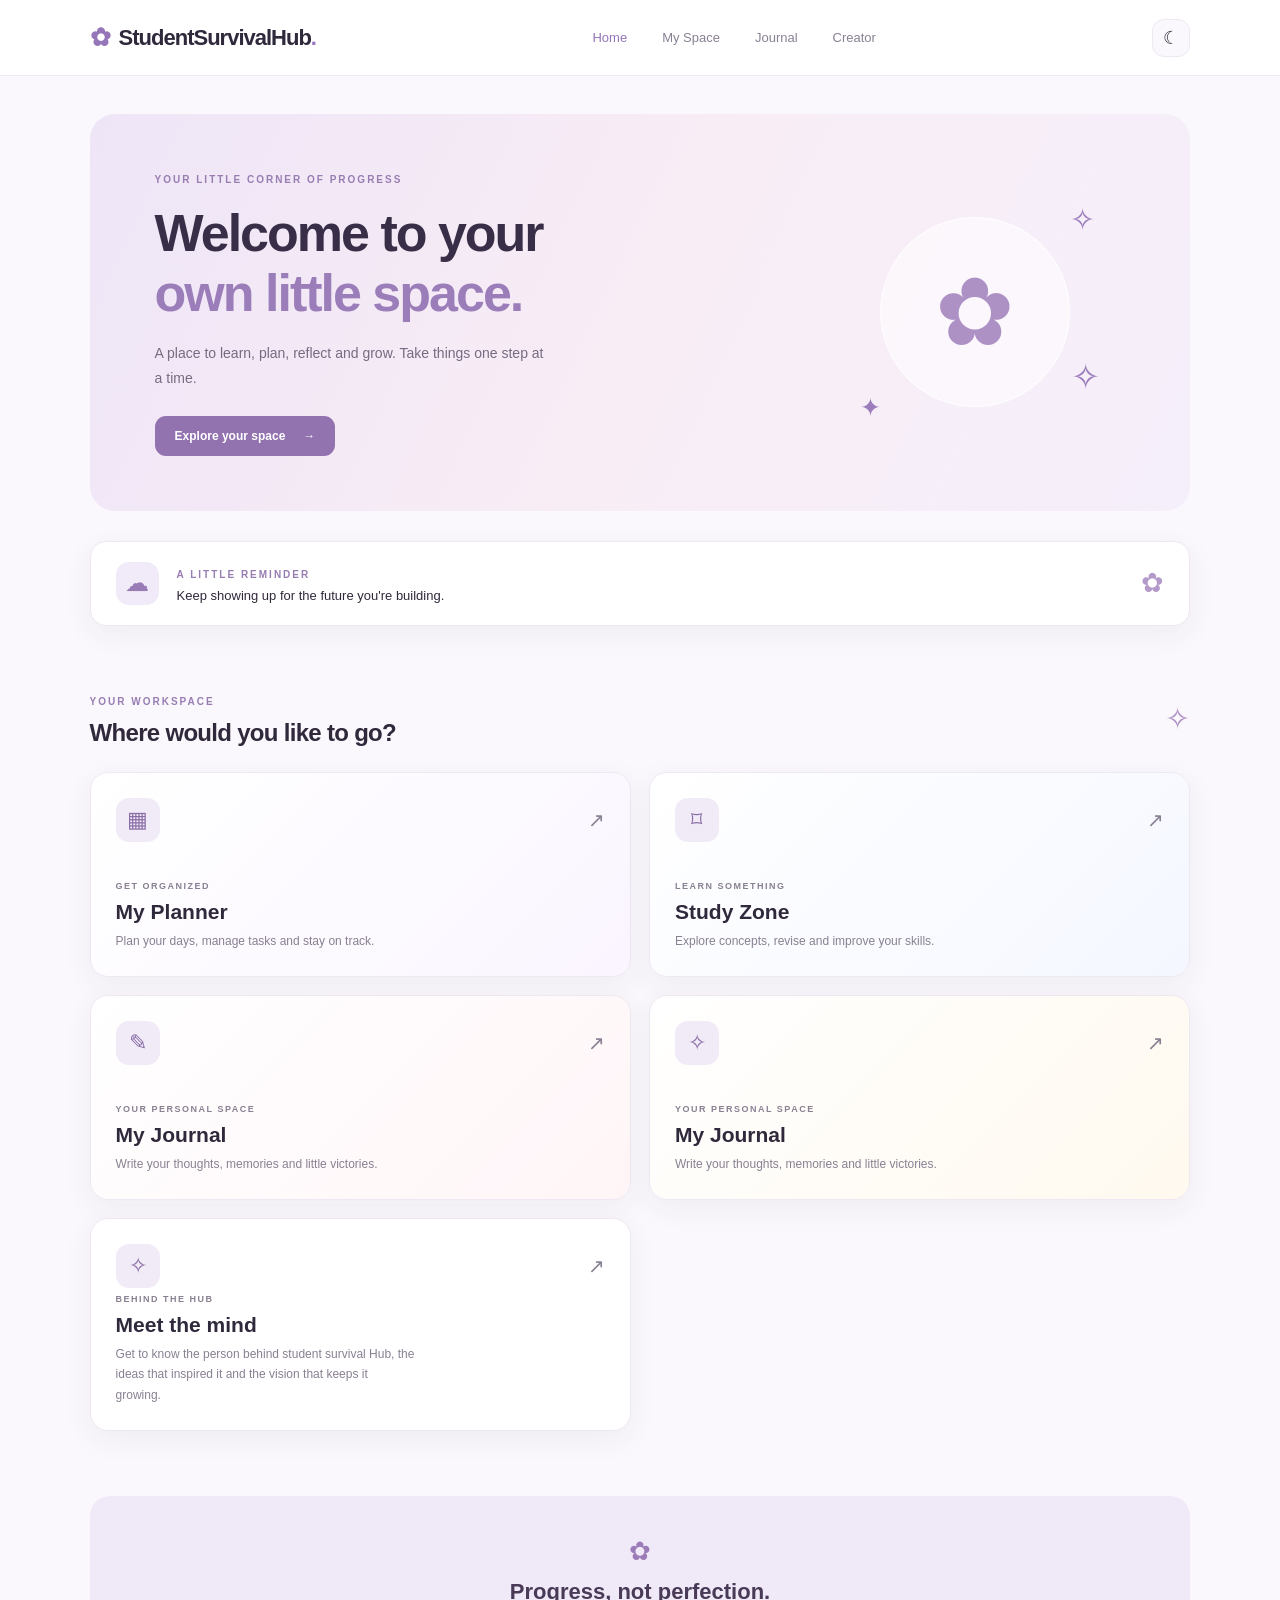
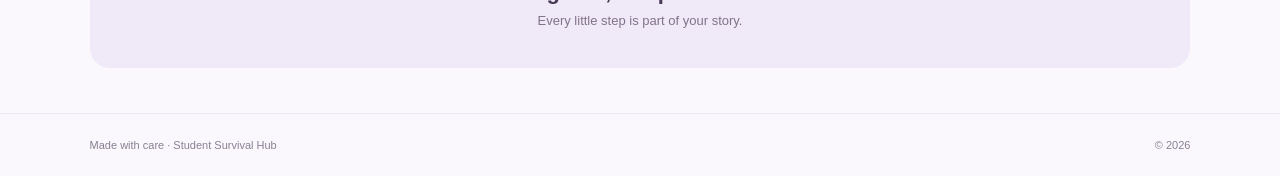
<file: backup/index.html>
<!DOCTYPE html>
<html lang="en">
<head>
    <meta charset="UTF-8">
    <meta name="viewport" content="width=device-width, initial-scale=1.0">
    <meta name="theme-color" content="#f8f5fc">

    <title>Student Survival Hub | Your Space</title>

    <link rel="stylesheet" href="style.css">
    <script src="script.js" defer></script>
</head>

<body>

    <header class="navbar">
        <a href="index.html" class="logo">
            <span class="logo-icon">✿</span>
            <span>StudentSurvivalHub<span class="logo-dot">.</span></span>
        </a>

        <nav class="nav-links" id="navLinks">
            <a href="index.html" class="active">Home</a>
            <a href="#workspace">My Space</a>
            <a href="journal.html">Journal</a>
            <a href="about.html">Creator</a>
        </nav>

        <div class="nav-actions">
            <button class="theme-btn" id="themeToggle"
                aria-label="Toggle dark mode">☾</button>

            <button class="menu-btn" id="menuToggle"
                aria-label="Open navigation">☰</button>
        </div>
    </header>

    <main class="container">

        <!-- Welcome section -->
        <section class="welcome-section">
            <div class="welcome-content">
                <span class="eyebrow">YOUR LITTLE CORNER OF PROGRESS</span>

                <h1>Welcome to your<br>
                    <span>own little space.</span>
                </h1>

                <p>
                    A place to learn, plan, reflect and grow.
                    Take things one step at a time.
                </p>

                <a href="#workspace" class="primary-btn">
                    Explore your space <span>→</span>
                </a>
            </div>

            <div class="welcome-decoration">
                <div class="decoration-circle">
                    <span>✿</span>
                </div>
                <span class="floating-star star-one">✧</span>
                <span class="floating-star star-two">✦</span>
                <span class="floating-star star-three">✧</span>
            </div>
        </section>

        <!-- Daily reminder -->
        <section class="reminder-section">
            <div class="reminder-icon">☁</div>

            <div>
                <span class="section-label">A LITTLE REMINDER</span>
                <p id="dailyQuote">
                    You don't have to have everything figured out today.
                </p>
            </div>

            <span class="reminder-flower">✿</span>
        </section>

        <!-- Main workspace -->
        <section class="workspace-section" id="workspace">

            <div class="section-heading">
                <div>
                    <span class="eyebrow">YOUR WORKSPACE</span>
                    <h2>Where would you like to go?</h2>
                </div>

                <span class="heading-decoration">✧</span>
            </div>

            <div class="workspace-grid">

                <a href="planner.html" class="workspace-card planner-card">
                    <div class="card-top">
                        <span class="card-icon">▦</span>
                        <span class="card-arrow">↗</span>
                    </div>

                    <div>
                        <span class="card-category">GET ORGANIZED</span>
                        <h3>My Planner</h3>
                        <p>Plan your days, manage tasks and stay on track.</p>
                    </div>
                </a>

                <a href="study.html" class="workspace-card study-card">
                    <div class="card-top">
                        <span class="card-icon">⌑</span>
                        <span class="card-arrow">↗</span>
                    </div>

                    <div>
                        <span class="card-category">LEARN SOMETHING</span>
                        <h3>Study Zone</h3>
                        <p>Explore concepts, revise and improve your skills.</p>
                    </div>
                </a>

                <a href="journal.html" class="workspace-card journal-card">
                    <div class="card-top">
                        <span class="card-icon">✎</span>
                        <span class="card-arrow">↗</span>
                    </div>

                    <div>
                        <span class="card-category">YOUR PERSONAL SPACE</span>
                        <h3>My Journal</h3>
                        <p>Write your thoughts, memories and little victories.</p>
                    </div>
                </a>

                <a href="motivation.html" class="workspace-card motivation-card">
                    <div class="card-top">
                        <span class="card-icon">✧</span>
                        <span class="card-arrow">↗</span>
                    </div>

                    <div>
                        <span class="card-category">YOUR PERSONAL SPACE</span>
                        <h3>My Journal</h3>
                        <p>Write your thoughts, memories and little victories.</p>
                    </div>
                </a>

                <a href="about.html" class="workspace-card about-card">
                    <div class="card-top">
                        <span class="card-icon">✧</span>
                        <span class="card-arrow">↗</span>
                    </div>

                    <div>
                        <span class="card-category">BEHIND THE HUB</span>
                        <h3>Meet the mind
                        </h3>
                        <p>Get to know the person behind student survival Hub, the ideas that inspired it and the vision that keeps it growing.</p>
                    </div>
                </a>

            </div>
        </section>

        <!-- Closing section -->
        <section class="closing-section">
            <span>✿</span>
            <h2>Progress, not perfection.</h2>
            <p>Every little step is part of your story.</p>
        </section>

    </main>

    <footer>
        <p>Made with care · Student Survival Hub</p>
        <span>© 2026</span>
    </footer>

</body>
</html>
</file>
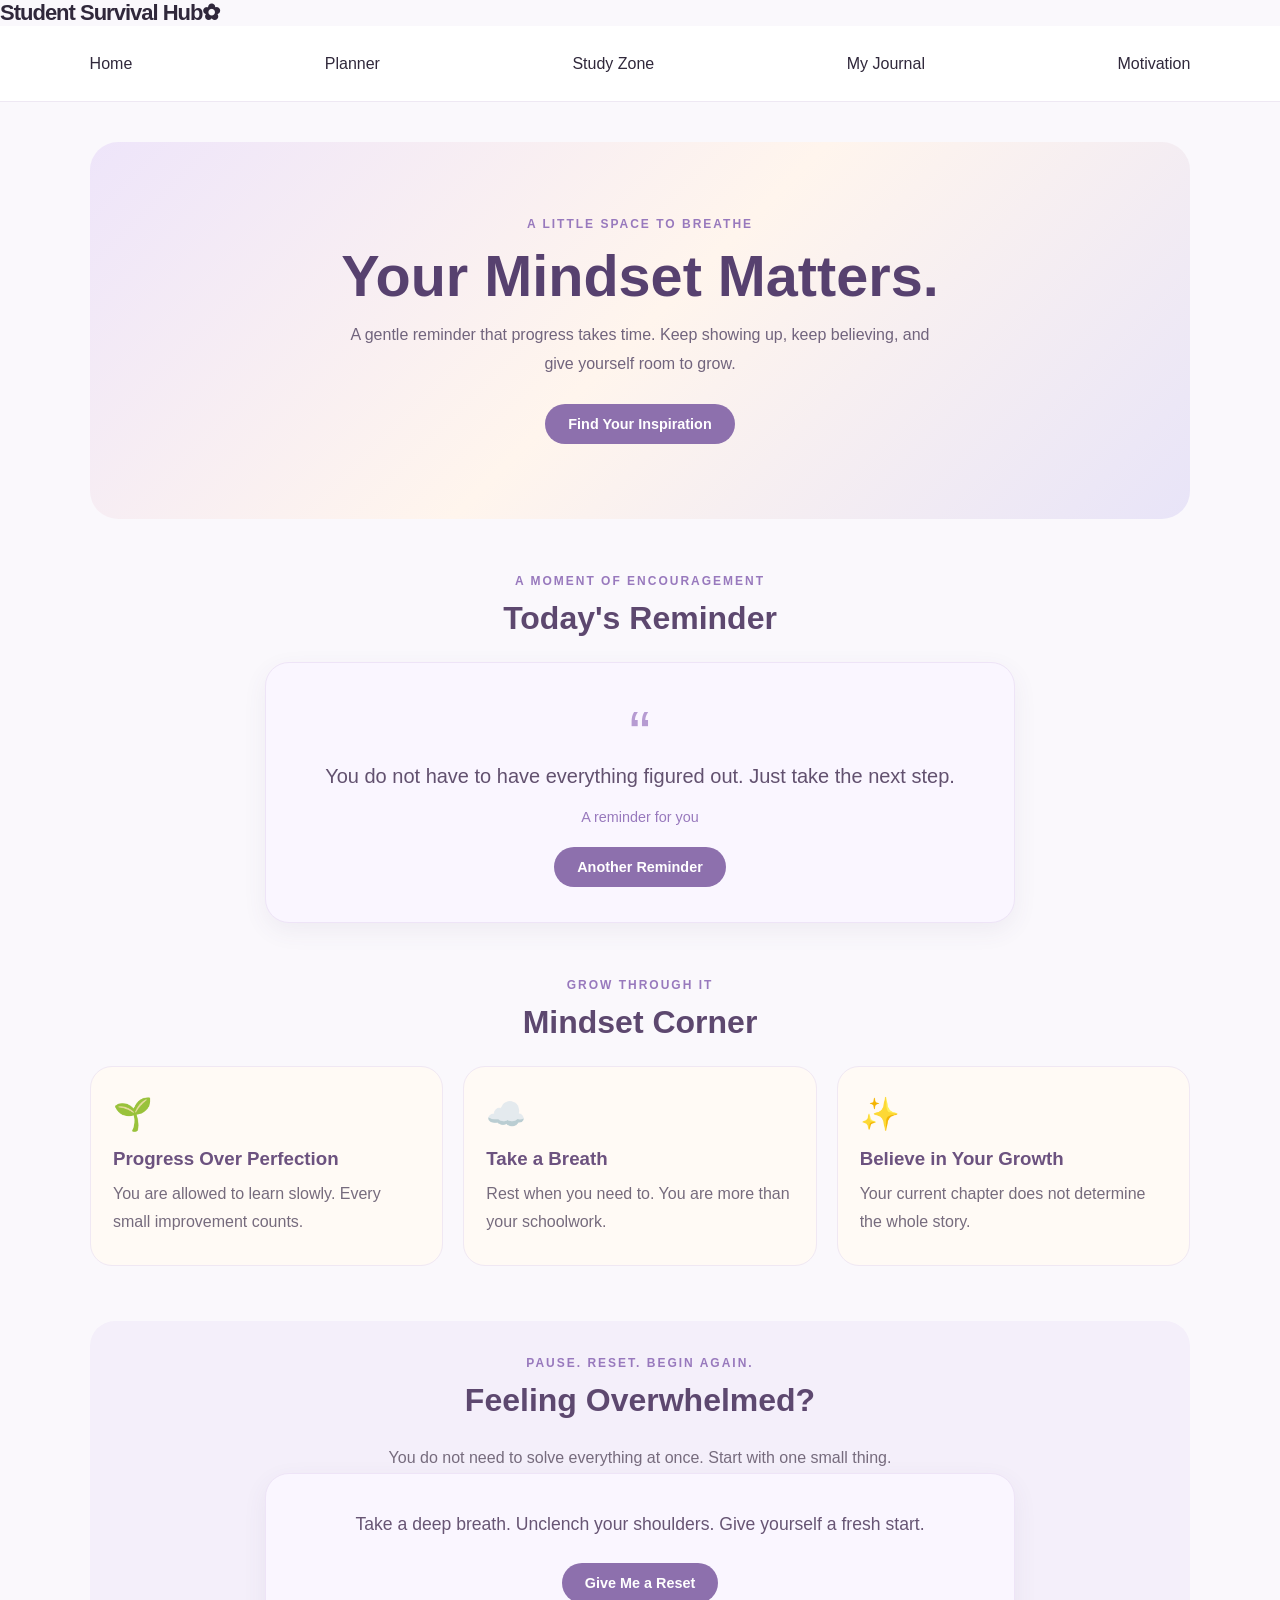
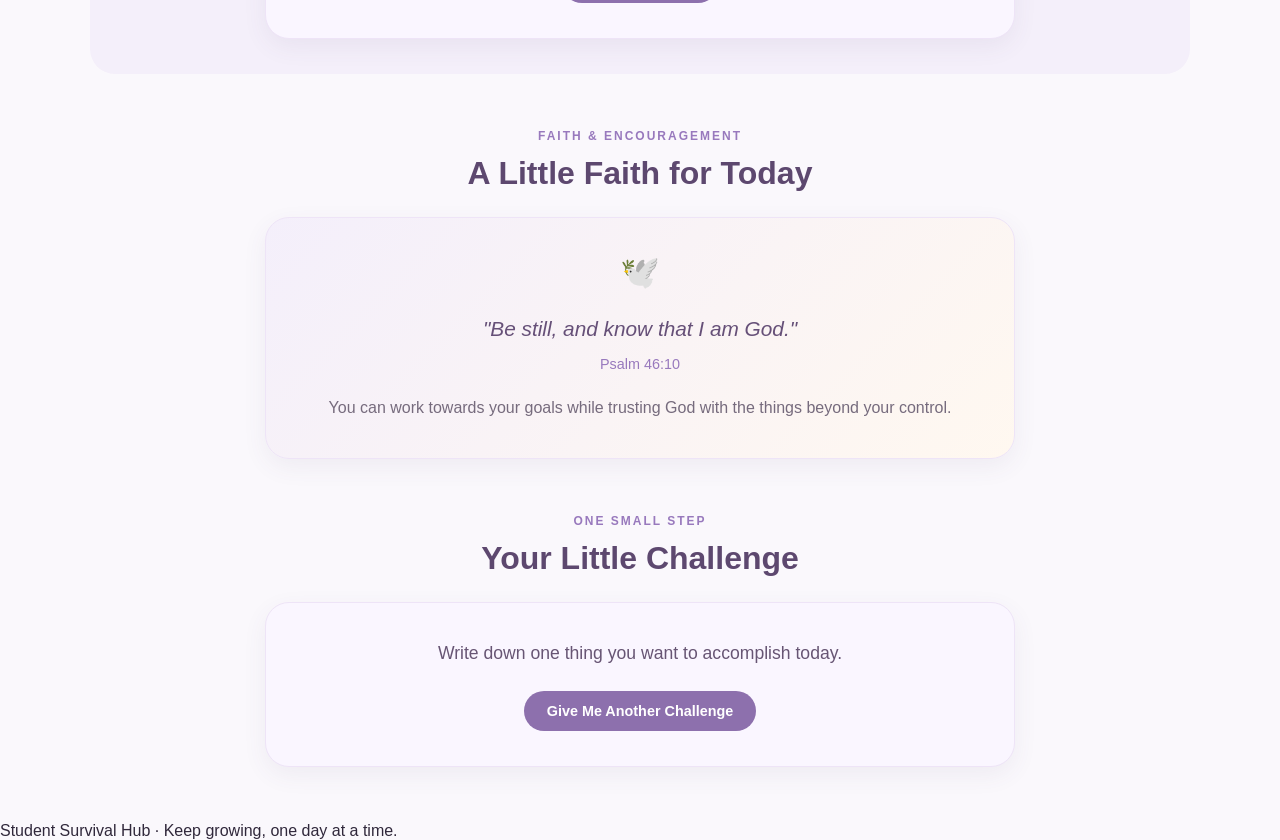
<file: motivation.html>
<!DOCTYPE html>
<html lang="en">
<head>
    <meta charset="UTF-8">
    <meta name="viewport" content="width=device-width, initial-scale=1.0">

    <title>Motivation Lounge | Student Survival Hub</title>

    <!-- Connects the Motivation page to its stylesheet -->
    <link rel="stylesheet" href="motivation.css">
</head>

<body>

    <!-- Navigation bar -->
    <header class="site-header">
        <a href="index.html" class="logo">Student Survival Hub✿</a>

        <nav class="navbar">
            <a href="index.html">Home</a>
            <a href="planner.html">Planner</a>
            <a href="study.html">Study Zone</a>
            <a href="journal.html">My Journal</a>
            <a href="motivation.html" class="active">Motivation</a>
        </nav>
    </header>

    <!-- Main introduction -->
    <main class="motivation-page">

        <section class="motivation-hero">
            <p class="eyebrow">A LITTLE SPACE TO BREATHE</p>

            <h1>Your Mindset Matters.</h1>

            <p>
                A gentle reminder that progress takes time.
                Keep showing up, keep believing, and give yourself room to grow.
            </p>

            <a href="#daily-inspiration" class="motivation-btn">
                Find Your Inspiration
            </a>
        </section>

        <!-- Daily inspiration -->
        <section id="daily-inspiration" class="motivation-section">
            <p class="eyebrow">A MOMENT OF ENCOURAGEMENT</p>
            <h2>Today's Reminder</h2>

            <div class="quote-card">
                <span class="quote-mark">“</span>

                <p id="daily-quote">
                    You do not have to have everything figured out.
                    Just take the next step.
                </p>

                <span id="quote-author">A reminder for you</span>

                <button id="new-quote-btn" class="motivation-btn">
                    Another Reminder
                </button>
            </div>
        </section>

        <!-- Mindset corner -->
        <section class="motivation-section">
            <p class="eyebrow">GROW THROUGH IT</p>
            <h2>Mindset Corner</h2>

            <div class="mindset-grid">

                <article class="mindset-card">
                    <span class="card-icon">🌱</span>
                    <h3>Progress Over Perfection</h3>
                    <p>
                        You are allowed to learn slowly.
                        Every small improvement counts.
                    </p>
                </article>

                <article class="mindset-card">
                    <span class="card-icon">☁️</span>
                    <h3>Take a Breath</h3>
                    <p>
                        Rest when you need to.
                        You are more than your schoolwork.
                    </p>
                </article>

                <article class="mindset-card">
                    <span class="card-icon">✨</span>
                    <h3>Believe in Your Growth</h3>
                    <p>
                        Your current chapter does not determine
                        the whole story.
                    </p>
                </article>

            </div>
        </section>

        <!-- Reset corner -->
        <section class="motivation-section reset-section">
            <p class="eyebrow">PAUSE. RESET. BEGIN AGAIN.</p>
            <h2>Feeling Overwhelmed?</h2>

            <p>
                You do not need to solve everything at once.
                Start with one small thing.
            </p>

            <div class="reset-card">
                <p id="reset-message">
                    Take a deep breath. Unclench your shoulders.
                    Give yourself a fresh start.
                </p>

                <button id="reset-btn" class="motivation-btn">
                    Give Me a Reset
                </button>
            </div>
        </section>

        <!-- Faith corner -->
        <section class="motivation-section faith-section">
            <p class="eyebrow">FAITH & ENCOURAGEMENT</p>
            <h2>A Little Faith for Today</h2>

            <div class="faith-card">
                <span class="card-icon">🕊️</span>

                <p class="faith-verse">
                    "Be still, and know that I am God."
                </p>

                <span>Psalm 46:10</span>

                <p>
                    You can work towards your goals while trusting
                    God with the things beyond your control.
                </p>
            </div>
        </section>

        <!-- Daily challenge -->
        <section class="motivation-section challenge-section">
            <p class="eyebrow">ONE SMALL STEP</p>
            <h2>Your Little Challenge</h2>

            <div class="challenge-card">
                <p id="daily-challenge">
                    Write down one thing you want to accomplish today.
                </p>

                <button id="challenge-btn" class="motivation-btn">
                    Give Me Another Challenge
                </button>
            </div>
        </section>

    </main>

    <!-- Footer -->
    <footer class="site-footer">
        <p>Student Survival Hub · Keep growing, one day at a time.</p>
    </footer>

    <!-- Connects the JavaScript file -->
    <script src="motivation.js"></script>

</body>
</html>
</file>
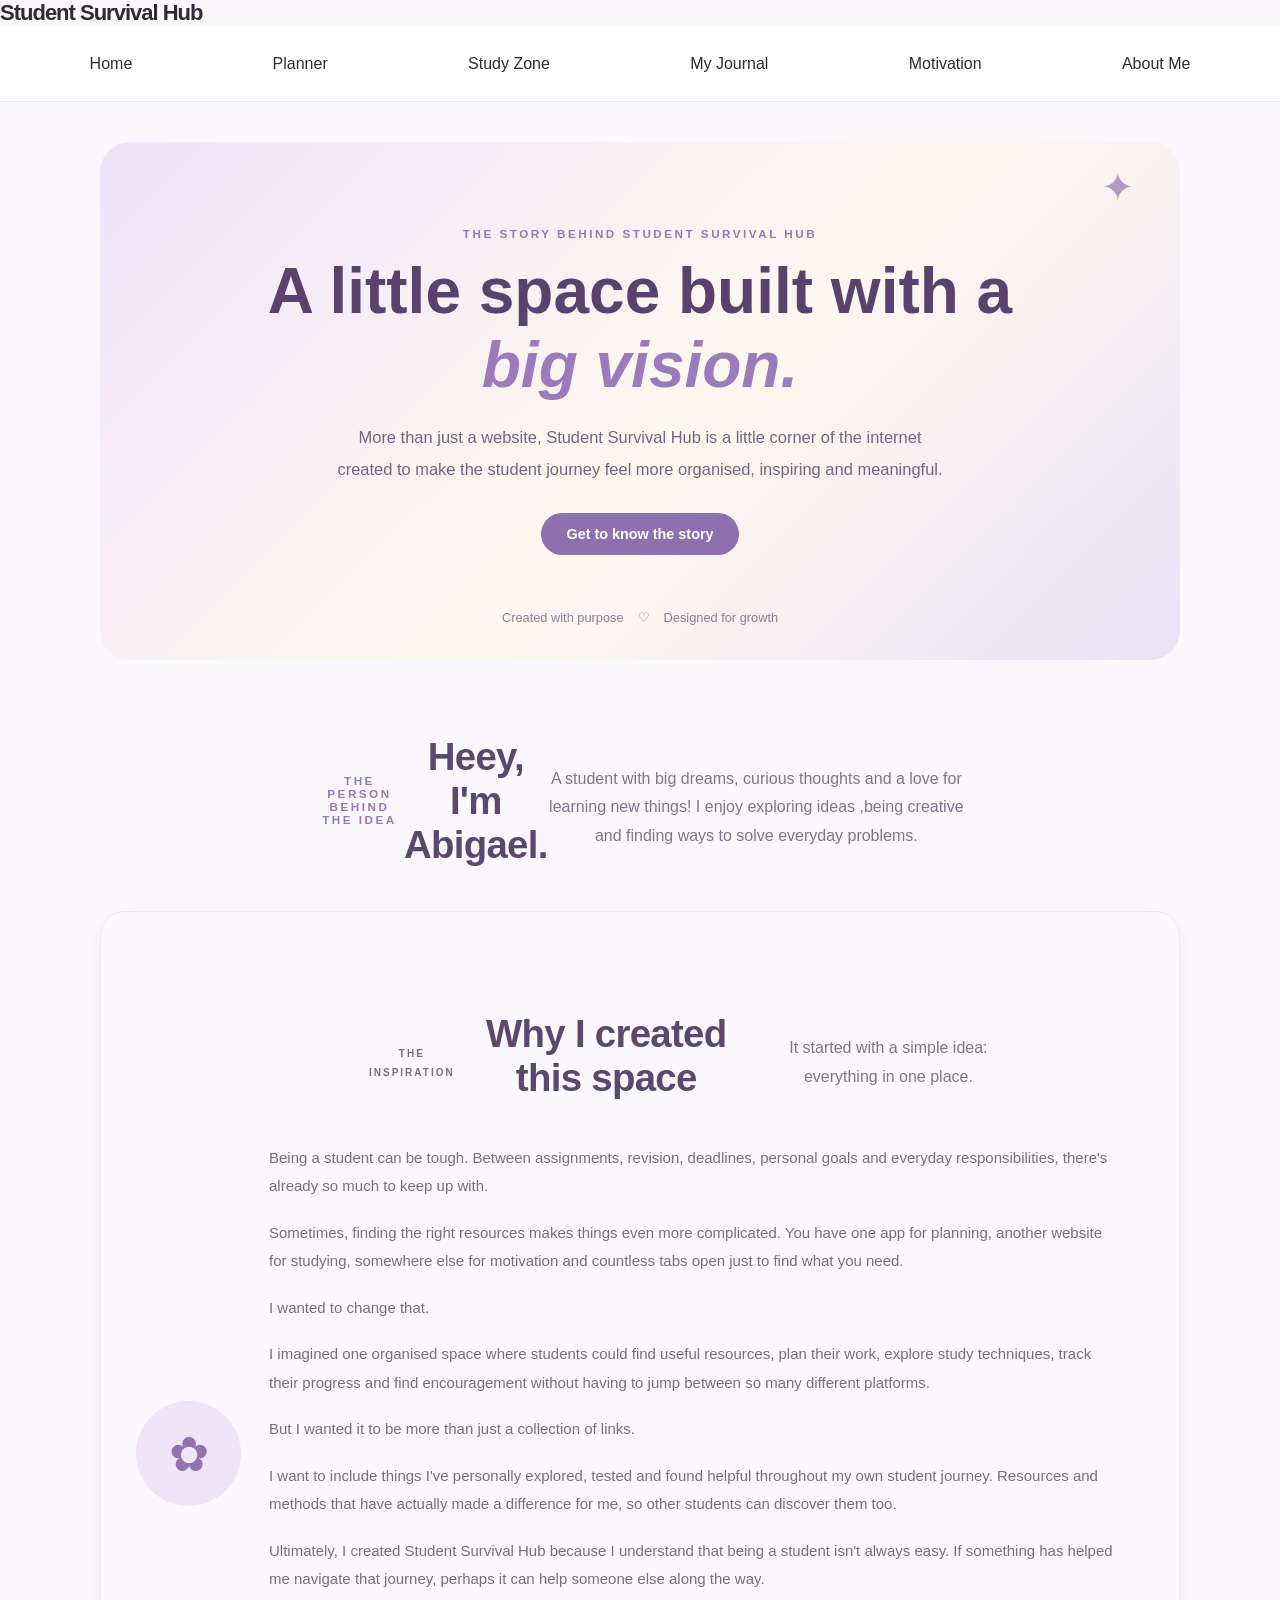
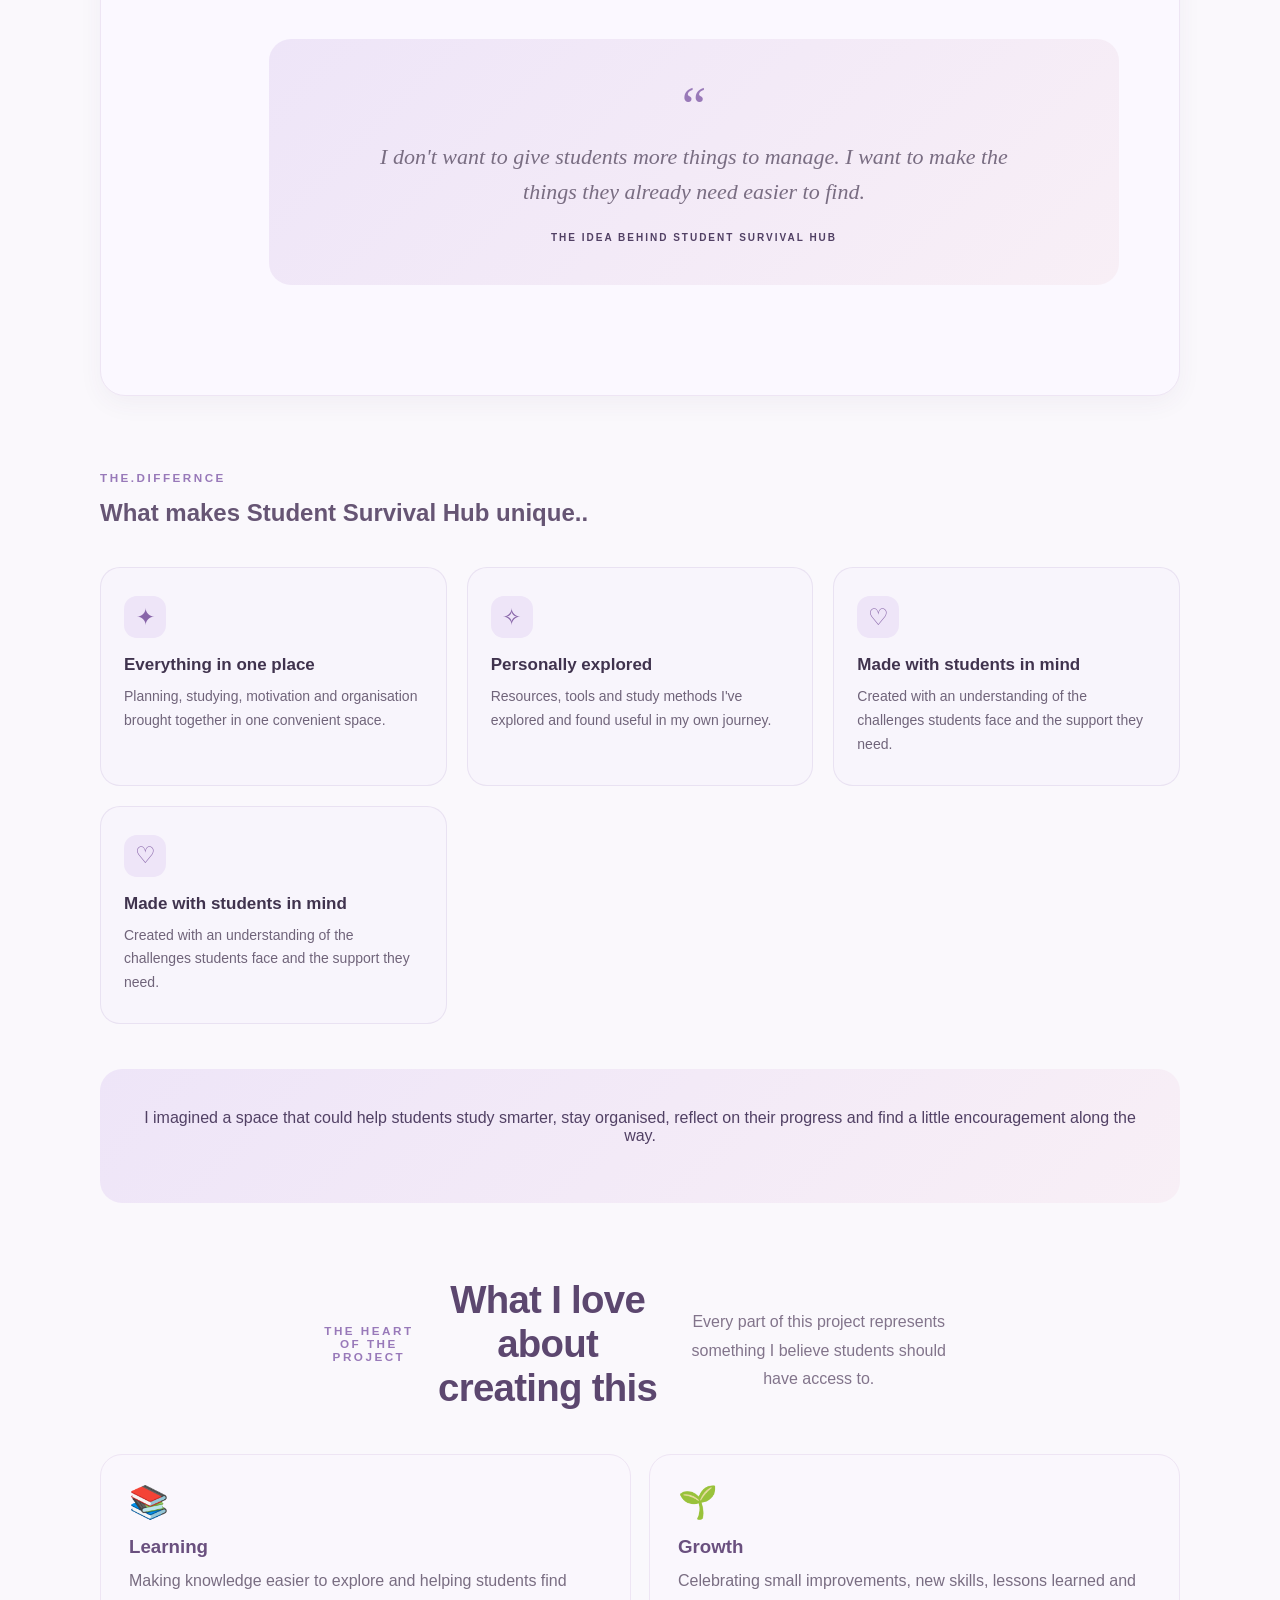
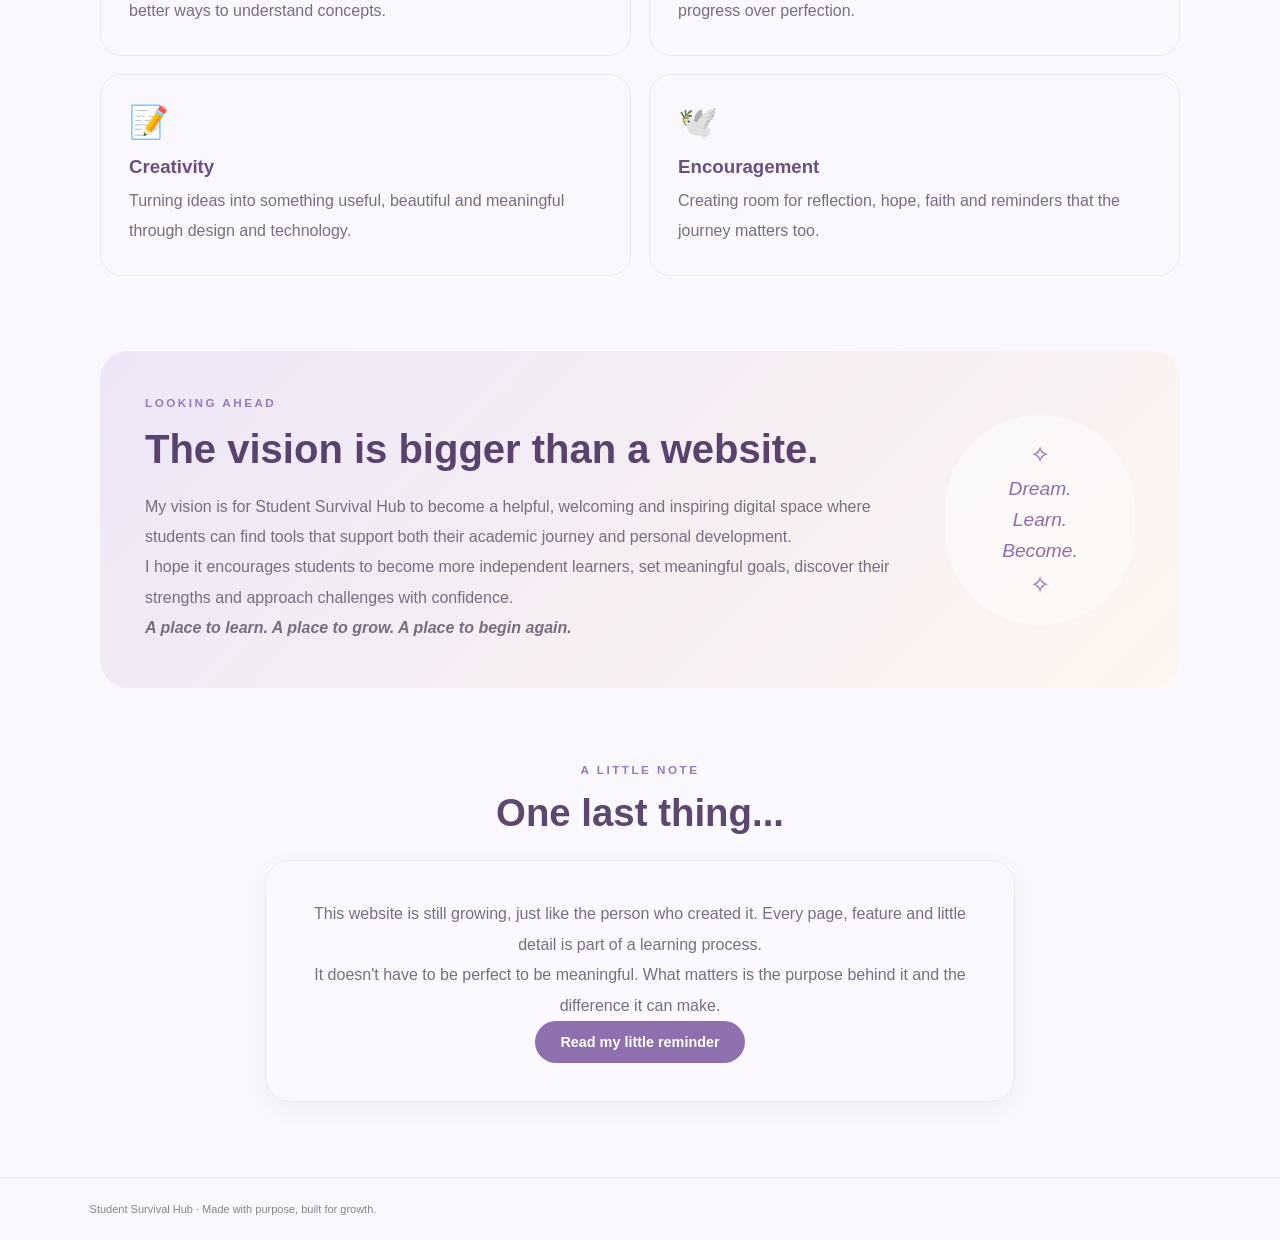
<file: backup/about.html>
<!DOCTYPE html>
<html lang="en">
<head>
    <!-- Sets the character encoding -->
    <meta charset="UTF-8">

    <!-- Makes the page responsive on phones and computers -->
    <meta name="viewport" content="width=device-width, initial-scale=1.0">

    <title>About Me | Student Survival Hub</title>

    <!-- Connects the shared website styles -->
    <link rel="stylesheet" href="style.css">

    <!-- Connects the About Me page styles -->
    <link rel="stylesheet" href="about.css">
</head>

<body>

    <!-- Website navigation -->
    <header class="site-header">
        <a href="index.html" class="logo">Student Survival Hub</a>

        <nav class="navbar">
            <a href="index.html">Home</a>
            <a href="planner.html">Planner</a>
            <a href="study.html">Study Zone</a>
            <a href="journal.html">My Journal</a>
            <a href="motivation.html">Motivation</a>
            <a href="about.html" class="active">About Me</a>
        </nav>
    </header>

    <main class="about-page">

        <!-- INTRODUCTION / HERO -->
        <section class="about-hero">

            <div class="hero-decoration">✦</div>

            <p class="about-eyebrow">THE STORY BEHIND STUDENT SURVIVAL HUB</p>

            <h1>A little space built with a <span>big vision.</span></h1>

            <p class="hero-description">
                More than just a website, Student Survival Hub is a
                little corner of the internet created to make the
                student journey feel more organised, inspiring and meaningful.
            </p>

            <a href="#my-story" class="about-button">
                Get to know the story
            </a>

            <div class="hero-bottom-note">
                <span>Created with purpose</span>
                <span>♡</span>
                <span>Designed for growth</span>
            </div>

        </section>


        <!-- ABOUT THE CREATOR -->
        <section class="about-section creator-section" id="my-story">

            <div class="section-heading">
                <p class="about-eyebrow">THE PERSON BEHIND THE IDEA</p>
                <h2>Heey, I'm Abigael.</h2>
                <p>
                    A student with big dreams, curious thoughts and a love for learning new things! I enjoy exploring ideas ,being creative and finding ways to solve everyday problems.
                </p>
            </div>

            <div class="creator-card">

                <div class="creator-symbol">✿</div>

                <div class="creator-text">
                    <!-- WHY I CREATED THIS SPACE -->
<section class="about-section inspiration-section">

    <div class="section-heading">
        <p class="eyebrow">THE INSPIRATION</p>
        <h2>Why I created this space</h2>
        <p>
            It started with a simple idea: everything in one place.
        </p>
    </div>

    <div class="inspiration-content">
        <p>
            Being a student can be tough. Between assignments,
            revision, deadlines, personal goals and everyday
            responsibilities, there's already so much to keep up with.
        </p>

        <p>
            Sometimes, finding the right resources makes things
            even more complicated. You have one app for planning,
            another website for studying, somewhere else for
            motivation and countless tabs open just to find what
            you need.
        </p>

        <p>
            I wanted to change that.
        </p>

        <p>
            I imagined one organised space where students could
            find useful resources, plan their work, explore study
            techniques, track their progress and find encouragement
            without having to jump between so many different platforms.
        </p>

        <p>
            But I wanted it to be more than just a collection of links.
        </p>

        <p>
            I want to include things I've personally explored,
            tested and found helpful throughout my own student
            journey. Resources and methods that have actually
            made a difference for me, so other students can
            discover them too.
        </p>

        <p>
            Ultimately, I created Student Survival Hub because
            I understand that being a student isn't always easy.
            If something has helped me navigate that journey,
            perhaps it can help someone else along the way.
        </p>
    </div>


    <!-- HIGHLIGHTED QUOTE -->
    <div class="inspiration-quote">
        <span>“</span>
        <p>
            I don't want to give students more things to manage.
            I want to make the things they already need easier to find.
        </p>
        <small>THE IDEA BEHIND STUDENT SURVIVAL HUB</small>
    </div>

</section>

 

                </div>

            </div>

        </section>

    <!-- WHAT MAKES THE HUB DIFFERENT -->
     <p class="about-eyebrow">THE.DIFFERNCE</p>
                <h2>What makes Student Survival Hub unique..</h2>
    <div class="hub-features">

        <article class="hub-feature-card">
            <span class="feature-icon">✦</span>
            <h3>Everything in one place</h3>
            <p>
                Planning, studying, motivation and organisation
                brought together in one convenient space.
            </p>
        </article>

        <article class="hub-feature-card">
            <span class="feature-icon">✧</span>
            <h3>Personally explored</h3>
            <p>
                Resources, tools and study methods I've
                explored and found useful in my own journey.
            </p>
        </article>

        <article class="hub-feature-card">
            <span class="feature-icon">♡</span>
            <h3>Made with students in mind</h3>
            <p>
                Created with an understanding of the challenges
                students face and the support they need.
            </p>
        </article>
        <article class="hub-feature-card">
            <span class="feature-icon">♡</span>
            <h3>Made with students in mind</h3>
            <p>
                Created with an understanding of the challenges
                students face and the support they need.
            </p>
        </article>

    </div>
    </div>

            <div class="inspiration-quote"
                <p class="reason-highlight">
                    I imagined a space that could help students
                    study smarter, stay organised, reflect on their
                    progress and find a little encouragement along the way.
                </p>
            </div>

        </section>


        <!-- WHAT I LOVE ABOUT THE PROJECT -->
        <section class="about-section values-section">

            <div class="section-heading">
                <p class="about-eyebrow">THE HEART OF THE PROJECT</p>
                <h2>What I love about creating this</h2>
                <p>
                    Every part of this project represents something
                    I believe students should have access to.
                </p>
            </div>

            <div class="values-grid">

                <article class="value-card">
                    <span>📚</span>
                    <h3>Learning</h3>
                    <p>
                        Making knowledge easier to explore and helping
                        students find better ways to understand concepts.
                    </p>
                </article>

                <article class="value-card">
                    <span>🌱</span>
                    <h3>Growth</h3>
                    <p>
                        Celebrating small improvements, new skills,
                        lessons learned and progress over perfection.
                    </p>
                </article>

                <article class="value-card">
                    <span>📝</span>
                    <h3>Creativity</h3>
                    <p>
                        Turning ideas into something useful, beautiful
                        and meaningful through design and technology.
                    </p>
                </article>

                <article class="value-card">
                    <span>🕊️</span>
                    <h3>Encouragement</h3>
                    <p>
                        Creating room for reflection, hope, faith
                        and reminders that the journey matters too.
                    </p>
                </article>

            </div>

        </section>


        <!-- THE VISION -->
        <section class="about-section vision-section">

            <div class="vision-content">
                <p class="about-eyebrow">LOOKING AHEAD</p>

                <h2>The vision is bigger than a website.</h2>

                <p>
                    My vision is for Student Survival Hub to become a
                    helpful, welcoming and inspiring digital space where
                    students can find tools that support both their
                    academic journey and personal development.
                </p>

                <p>
                    I hope it encourages students to become more
                    independent learners, set meaningful goals,
                    discover their strengths and approach challenges
                    with confidence.
                </p>

                <p class="vision-emphasis">
                    A place to learn. A place to grow. A place to begin again.
                </p>
            </div>

            <div class="vision-decoration">
                <span>✧</span>
                <strong>Dream.</strong>
                <strong>Learn.</strong>
                <strong>Become.</strong>
                <span>✧</span>
            </div>

        </section>


        <!-- A NOTE FROM THE CREATOR -->
        <section class="about-section creator-note-section">

            <p class="about-eyebrow">A LITTLE NOTE</p>
            <h2>One last thing...</h2>

            <div class="note-card">

                <p>
                    This website is still growing, just like the person
                    who created it. Every page, feature and little detail
                    is part of a learning process.
                </p>

                <p>
                    It doesn't have to be perfect to be meaningful.
                    What matters is the purpose behind it and the
                    difference it can make.
                </p>

                <button id="creator-note-btn" class="about-button">
                    Read my little reminder
                </button>

                <div id="creator-note-message" class="hidden-note" hidden>
                    <p>
                        To every student visiting this space:
                        your journey is your own. Keep asking questions,
                        keep discovering, keep learning and never
                        underestimate what small steps can become.
                    </p>
                    <span>With purpose and a little hope, ♡</span>
                </div>

            </div>

        </section>

    </main>


    <!-- Website footer -->
    <footer class="site-footer">
        <p>Student Survival Hub · Made with purpose, built for growth.</p>
    </footer>

    <!-- Connects the page to its JavaScript -->
    <script src="about.js"></script>

</body>
</html>
</file>
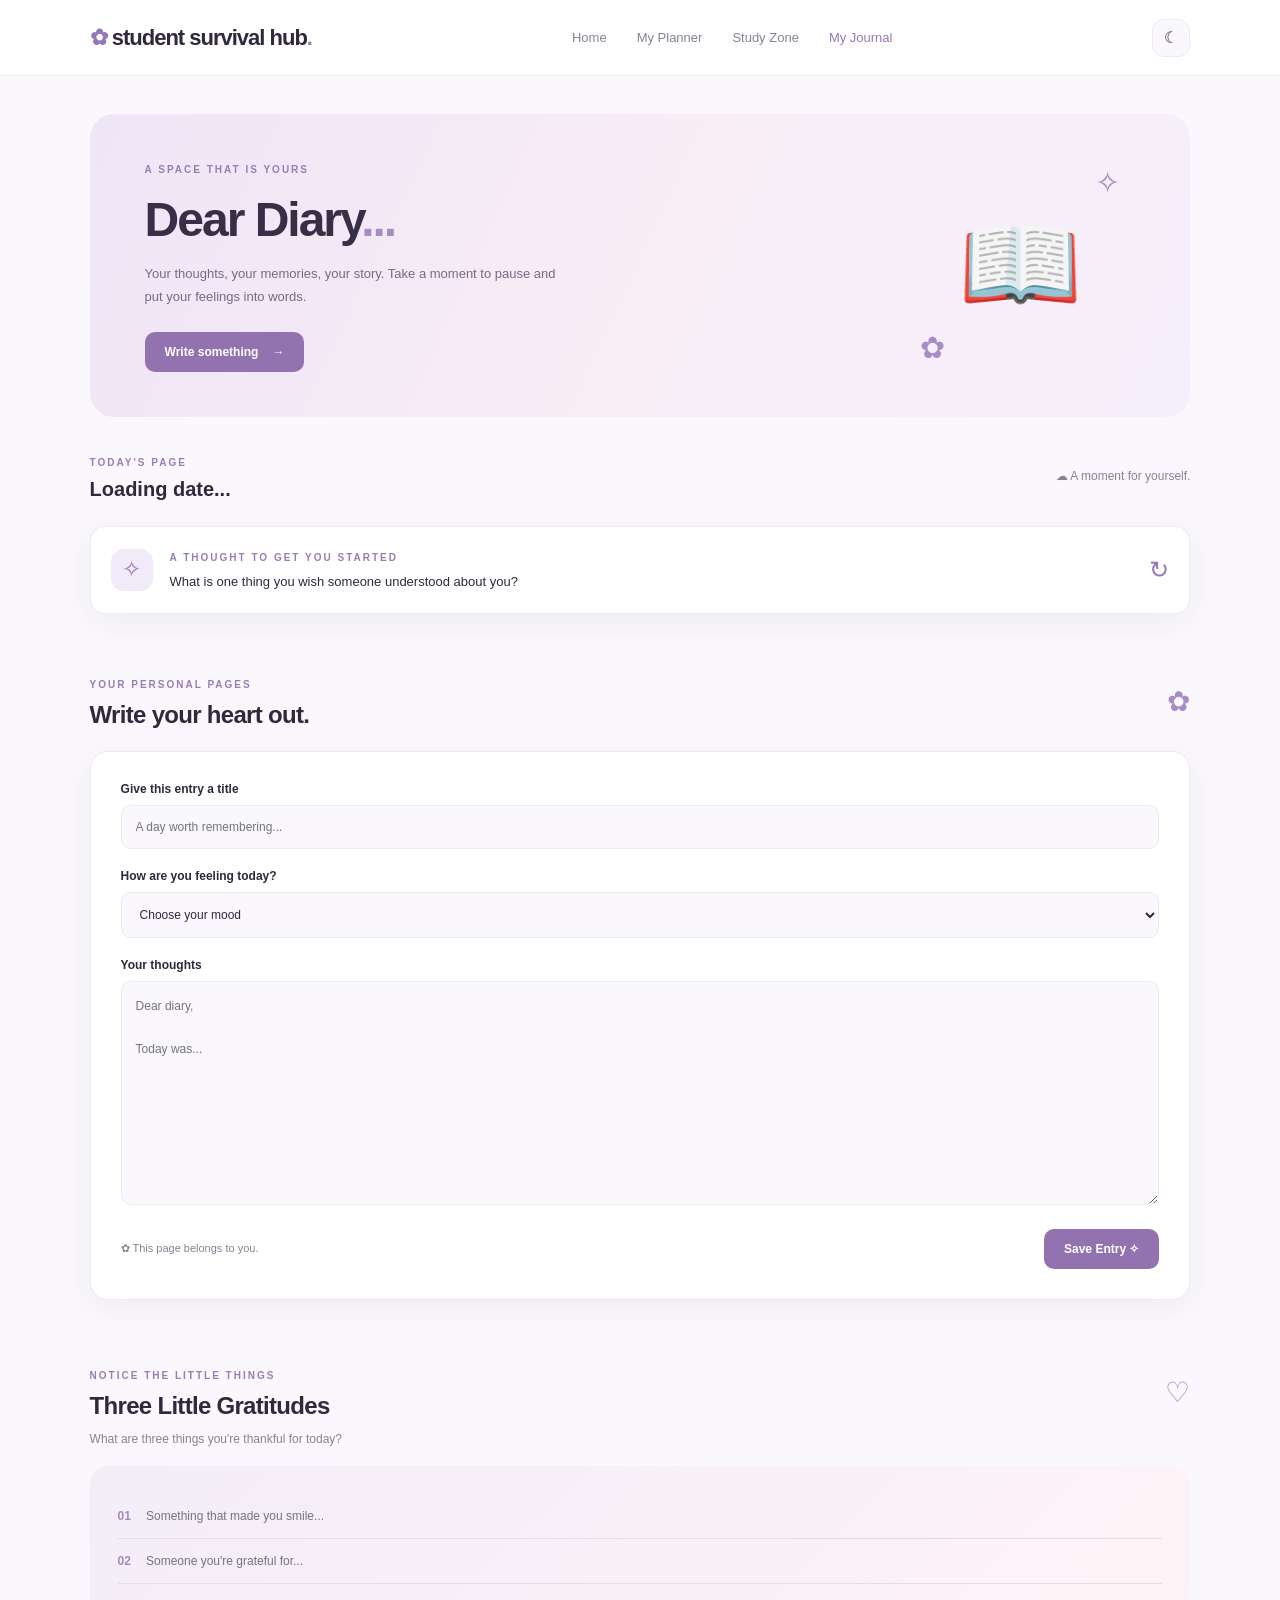
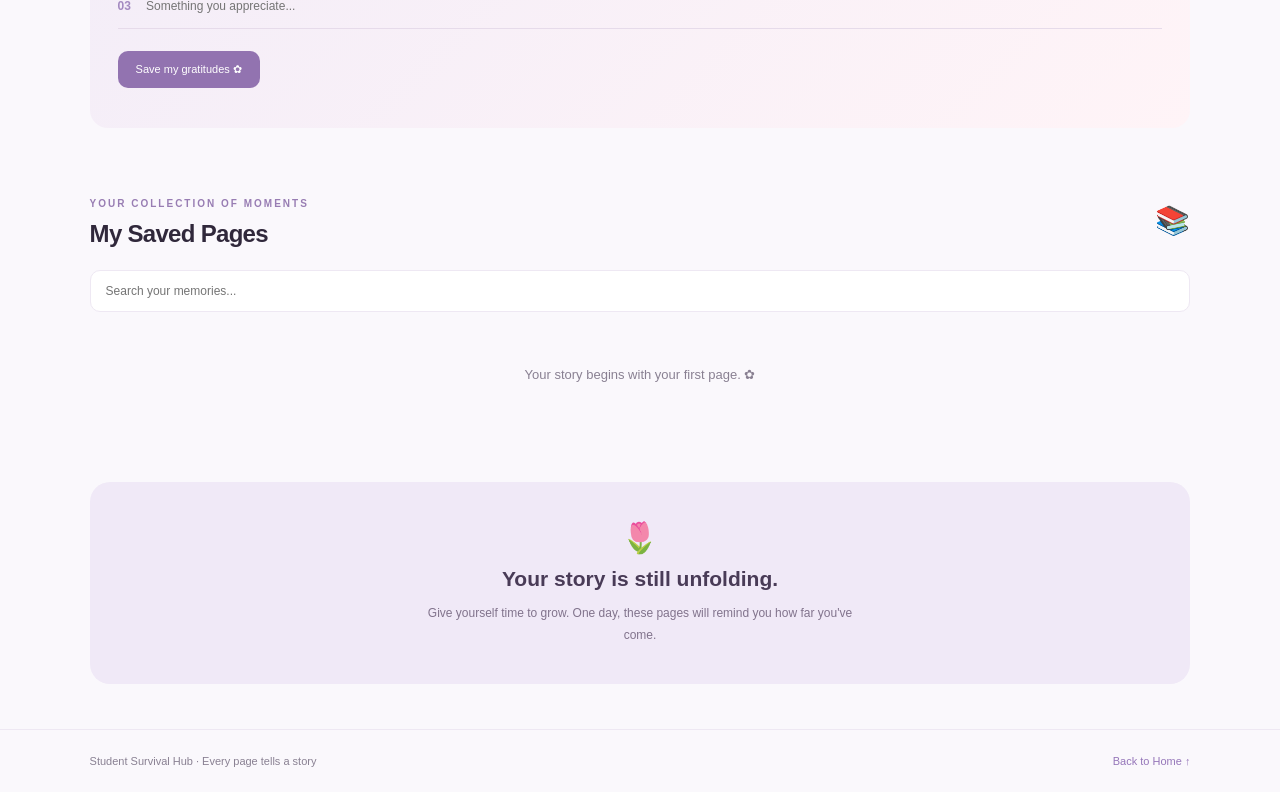
<file: backup/journal.html>
<!DOCTYPE html>
<html lang="en">

<head>
    <!-- Defines character encoding -->
    <meta charset="UTF-8">

    <!-- Makes the page responsive -->
    <meta name="viewport" content="width=device-width, initial-scale=1.0">

    <!-- Browser tab title -->
    <title>My Journal | Student Survival Hub</title>

    <!-- Connects the journal stylesheet -->
    <link rel="stylesheet" href="journal.css">

    <!-- Loads JavaScript -->
    <script src="journal.js" defer></script>
</head>

<body>

    <!-- =========================
         NAVIGATION
    ========================== -->

    <header class="navbar">

        <a href="index.html" class="logo">
            <span class="logo-icon">✿</span>
            student survival hub<span class="logo-dot">.</span>
        </a>

        <nav class="nav-links" id="navLinks">
            <a href="index.html">Home</a>
            <a href="planner.html">My Planner</a>
            <a href="study.html">Study Zone</a>
            <a href="journal.html" class="active">My Journal</a>
        </nav>

        <div class="nav-actions">

            <button class="theme-btn" id="themeToggle"
                aria-label="Toggle dark mode">☾</button>

            <button class="menu-btn" id="menuToggle"
                aria-label="Open navigation">☰</button>

        </div>

    </header>


    <main class="container">

        <!-- =========================
             WELCOME SECTION
        ========================== -->

        <section class="journal-welcome">

            <div class="welcome-content">

                <span class="eyebrow">A SPACE THAT IS YOURS</span>

                <h1>Dear Diary<span>...</span></h1>

                <p>
                    Your thoughts, your memories, your story.
                    Take a moment to pause and put your feelings into words.
                </p>

                <a href="#write-entry" class="primary-btn">
                    Write something <span>→</span>
                </a>

            </div>

            <div class="journal-decoration">
                <span class="decoration-star">✧</span>
                <span class="diary-icon">📖</span>
                <span class="decoration-flower">✿</span>
            </div>

        </section>


        <!-- =========================
             DATE AND GREETING
        ========================== -->

        <section class="journal-date">

            <div>
                <span class="section-label">TODAY'S PAGE</span>
                <h2 id="journalDate">Loading date...</h2>
            </div>

            <span class="date-decoration">☁ A moment for yourself.</span>

        </section>


        <!-- =========================
             DAILY WRITING PROMPT
        ========================== -->

        <section class="writing-prompt">

            <div class="prompt-icon">✧</div>

            <div>
                <span class="section-label">A THOUGHT TO GET YOU STARTED</span>
                <p id="dailyPrompt">
                    What is one thing you wish someone understood about you?
                </p>
            </div>

            <button id="newPrompt" class="prompt-button"
                aria-label="Show another writing prompt">↻</button>

        </section>


        <!-- =========================
             JOURNAL WRITING AREA
        ========================== -->

        <section class="write-section" id="write-entry">

            <div class="section-heading">

                <div>
                    <span class="eyebrow">YOUR PERSONAL PAGES</span>
                    <h2>Write your heart out.</h2>
                </div>

                <span class="heading-decoration">✿</span>

            </div>


            <form id="journalForm" class="journal-form">

                <!-- Entry title -->
                <label for="entryTitle">Give this entry a title</label>

                <input
                    type="text"
                    id="entryTitle"
                    placeholder="A day worth remembering..."
                    required
                >


                <!-- Mood selector -->
                <label for="entryMood">How are you feeling today?</label>

                <select id="entryMood" required>

                    <option value="">Choose your mood</option>
                    <option value="Happy">☀ Happy</option>
                    <option value="Grateful">🌷 Grateful</option>
                    <option value="Peaceful">☁ Peaceful</option>
                    <option value="Excited">✨ Excited</option>
                    <option value="Thoughtful">🌙 Thoughtful</option>
                    <option value="Tired">💤 Tired</option>
                    <option value="Overwhelmed">🌧 Overwhelmed</option>
                    <option value="Unsure">🪐 Unsure</option>

                </select>


                <!-- Main writing area -->
                <label for="entryContent">Your thoughts</label>

                <textarea
                    id="entryContent"
                    rows="9"
                    placeholder="Dear diary,

Today was..."
                    required
                ></textarea>


                <!-- Save entry button -->
                <div class="form-bottom">

                    <span class="writing-note">
                        ✿ This page belongs to you.
                    </span>

                    <button type="submit" class="save-btn">
                        Save Entry ✧
                    </button>

                </div>

            </form>

        </section>


        <!-- =========================
             GRATITUDE CORNER
        ========================== -->

        <section class="gratitude-section">

            <div class="section-heading">

                <div>
                    <span class="eyebrow">NOTICE THE LITTLE THINGS</span>
                    <h2>Three Little Gratitudes</h2>
                </div>

                <span class="heading-decoration">♡</span>

            </div>

            <p class="section-description">
                What are three things you're thankful for today?
            </p>

            <div class="gratitude-card">

                <div class="gratitude-item">
                    <span>01</span>
                    <input type="text" id="gratitude1"
                        placeholder="Something that made you smile...">
                </div>

                <div class="gratitude-item">
                    <span>02</span>
                    <input type="text" id="gratitude2"
                        placeholder="Someone you're grateful for...">
                </div>

                <div class="gratitude-item">
                    <span>03</span>
                    <input type="text" id="gratitude3"
                        placeholder="Something you appreciate...">
                </div>

                <button id="saveGratitude" class="gratitude-btn">
                    Save my gratitudes ✿
                </button>

                <p id="gratitudeMessage" class="gratitude-message"></p>

            </div>

        </section>


        <!-- =========================
             SAVED JOURNAL ENTRIES
        ========================== -->

        <section class="entries-section" id="saved-entries">

            <div class="section-heading">

                <div>
                    <span class="eyebrow">YOUR COLLECTION OF MOMENTS</span>
                    <h2>My Saved Pages</h2>
                </div>

                <span class="heading-decoration">📚</span>

            </div>

            <!-- Search saved entries -->
            <input
                type="search"
                id="searchEntries"
                class="search-input"
                placeholder="Search your memories..."
            >

            <!-- JavaScript displays saved entries here -->
            <div id="entriesContainer" class="entries-grid"></div>

            <!-- Appears when there are no saved entries -->
            <p id="noEntries" class="empty-entries">
                Your story begins with your first page. ✿
            </p>

        </section>


        <!-- =========================
             CLOSING MESSAGE
        ========================== -->

        <section class="journal-closing">

            <span>🌷</span>

            <h2>Your story is still unfolding.</h2>

            <p>
                Give yourself time to grow.
                One day, these pages will remind you how far you've come.
            </p>

        </section>

    </main>


    <!-- FOOTER -->

    <footer>
        <p>Student Survival Hub · Every page tells a story</p>
        <a href="index.html">Back to Home ↑</a>
    </footer>

</body>
</html>
</file>
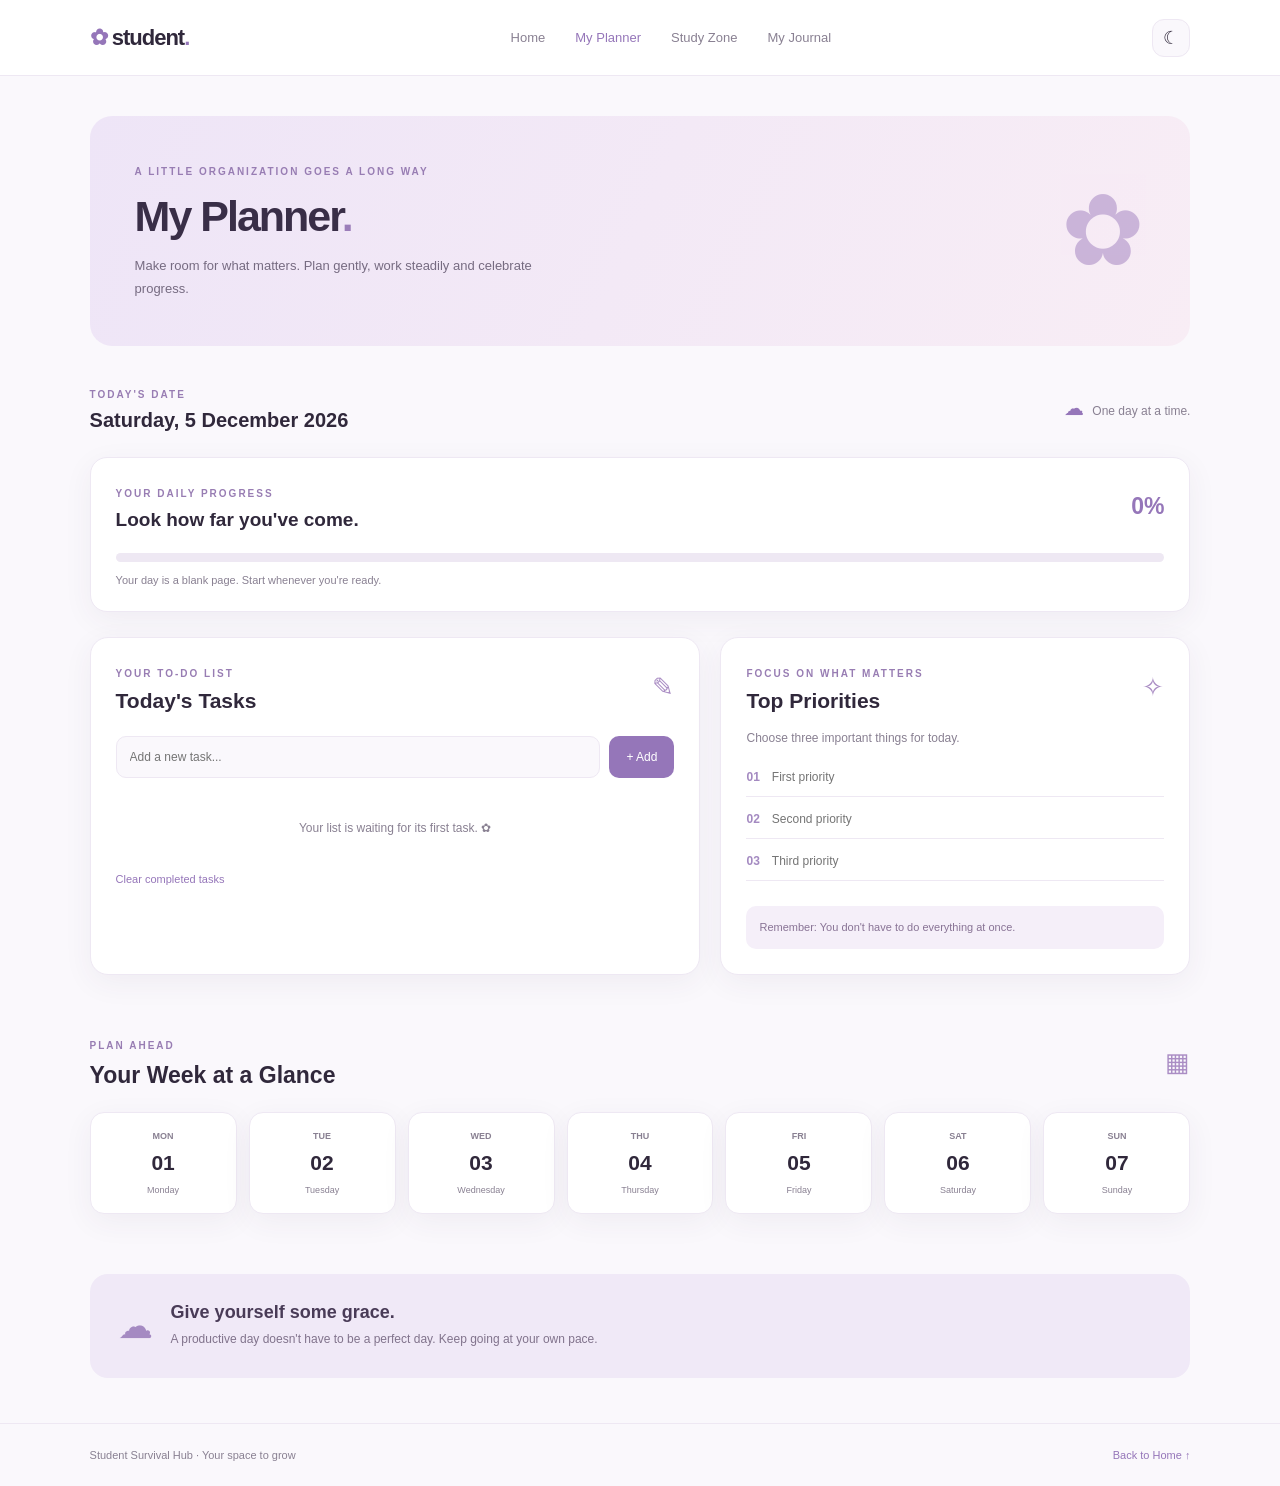
<file: backup/planner.html>
<!DOCTYPE html>
<html lang="en">

<head>
    <!-- Defines the character encoding -->
    <meta charset="UTF-8">

    <!-- Makes the page responsive on phones and computers -->
    <meta name="viewport" content="width=device-width, initial-scale=1.0">

    <!-- Changes the browser tab title -->
    <title>My Planner | Student Survival Hub</title>

    <!-- Connects this page to the shared stylesheet -->
    <link rel="stylesheet" href="planner.css">

    <!-- Loads JavaScript after the HTML has been read -->
    <script src="planner.js" defer></script>
</head>

<body>

    <!-- =========================
         NAVIGATION BAR
    ========================== -->

    <header class="navbar">

        <!-- Website logo -->
        <a href="index.html" class="logo">
            <span class="logo-icon">✿</span>
            student<span class="logo-dot">.</span>
        </a>

        <!-- Navigation links -->
        <nav class="nav-links" id="navLinks">
            <a href="index.html">Home</a>
            <a href="planner.html" class="active">My Planner</a>
            <a href="study.html">Study Zone</a>
            <a href="journal.html">My Journal</a>
        </nav>

        <!-- Navigation controls -->
        <div class="nav-actions">
            <button id="themeToggle" class="theme-btn"
                aria-label="Toggle dark mode">☾</button>

            <button id="menuToggle" class="menu-btn"
                aria-label="Open navigation">☰</button>
        </div>

    </header>


    <main class="container">

        <!-- =========================
             PAGE INTRODUCTION
        ========================== -->

        <section class="planner-welcome">

            <div>
                <span class="eyebrow">A LITTLE ORGANIZATION GOES A LONG WAY</span>

                <h1>My Planner<span>.</span></h1>

                <p>
                    Make room for what matters.
                    Plan gently, work steadily and celebrate progress.
                </p>
            </div>

            <div class="welcome-flower">✿</div>

        </section>


        <!-- =========================
             DATE AND DAILY GREETING
        ========================== -->

        <section class="date-section">

            <div>
                <span class="section-label">TODAY'S DATE</span>
                <h2 id="currentDate">Loading date...</h2>
            </div>

            <div class="date-note">
                <span>☁</span>
                One day at a time.
            </div>

        </section>


        <!-- =========================
             DAILY PROGRESS
        ========================== -->

        <section class="progress-card">

            <div class="progress-heading">
                <div>
                    <span class="section-label">YOUR DAILY PROGRESS</span>
                    <h2>Look how far you've come.</h2>
                </div>

                <span id="progressPercentage">0%</span>
            </div>

            <!-- Visual progress bar -->
            <div class="progress-track">
                <div class="progress-fill" id="progressFill"></div>
            </div>

            <p id="progressMessage">
                Every little step counts.
            </p>

        </section>


        <!-- =========================
             MAIN PLANNER LAYOUT
        ========================== -->

        <div class="planner-layout">

            <!-- DAILY TASKS -->

            <section class="planner-card tasks-card">

                <div class="card-heading">
                    <div>
                        <span class="section-label">YOUR TO-DO LIST</span>
                        <h2>Today's Tasks</h2>
                    </div>

                    <span class="heading-icon">✎</span>
                </div>

                <!-- New task input -->
                <form id="taskForm" class="task-form">

                    <input
                        type="text"
                        id="taskInput"
                        placeholder="Add a new task..."
                        autocomplete="off"
                        required
                    >

                    <button type="submit">+ Add</button>

                </form>

                <!-- Tasks are inserted here using JavaScript -->
                <ul id="taskList" class="task-list"></ul>

                <!-- Empty list message -->
                <p id="emptyMessage" class="empty-message">
                    Your list is waiting for its first task. ✿
                </p>

                <!-- Clear completed tasks -->
                <button id="clearCompleted" class="text-button">
                    Clear completed tasks
                </button>

            </section>


            <!-- DAILY PRIORITIES -->

            <section class="planner-card priorities-card">

                <div class="card-heading">
                    <div>
                        <span class="section-label">FOCUS ON WHAT MATTERS</span>
                        <h2>Top Priorities</h2>
                    </div>

                    <span class="heading-icon">✧</span>
                </div>

                <p class="card-description">
                    Choose three important things for today.
                </p>

                <div class="priority-list">

                    <div class="priority-item">
                        <span>01</span>
                        <input type="text" placeholder="First priority">
                    </div>

                    <div class="priority-item">
                        <span>02</span>
                        <input type="text" placeholder="Second priority">
                    </div>

                    <div class="priority-item">
                        <span>03</span>
                        <input type="text" placeholder="Third priority">
                    </div>

                </div>

                <p class="priority-note">
                    Remember: You don't have to do everything at once.
                </p>

            </section>

        </div>


        <!-- =========================
             WEEKLY OVERVIEW
        ========================== -->

        <section class="weekly-section">

            <div class="section-heading">
                <div>
                    <span class="eyebrow">PLAN AHEAD</span>
                    <h2>Your Week at a Glance</h2>
                </div>

                <span class="heading-icon">▦</span>
            </div>

            <div class="week-grid">

                <div class="day-card">
                    <span>MON</span>
                    <strong>01</strong>
                    <small>Monday</small>
                </div>

                <div class="day-card">
                    <span>TUE</span>
                    <strong>02</strong>
                    <small>Tuesday</small>
                </div>

                <div class="day-card">
                    <span>WED</span>
                    <strong>03</strong>
                    <small>Wednesday</small>
                </div>

                <div class="day-card">
                    <span>THU</span>
                    <strong>04</strong>
                    <small>Thursday</small>
                </div>

                <div class="day-card">
                    <span>FRI</span>
                    <strong>05</strong>
                    <small>Friday</small>
                </div>

                <div class="day-card">
                    <span>SAT</span>
                    <strong>06</strong>
                    <small>Saturday</small>
                </div>

                <div class="day-card">
                    <span>SUN</span>
                    <strong>07</strong>
                    <small>Sunday</small>
                </div>

            </div>

        </section>


        <!-- =========================
             FINAL REMINDER
        ========================== -->

        <section class="planner-footer-card">

            <span>☁</span>

            <div>
                <h2>Give yourself some grace.</h2>
                <p>
                    A productive day doesn't have to be a perfect day.
                    Keep going at your own pace.
                </p>
            </div>

        </section>

    </main>


    <!-- FOOTER -->

    <footer>
        <p>Student Survival Hub · Your space to grow</p>
        <a href="index.html">Back to Home ↑</a>
    </footer>

</body>
</html>
</file>
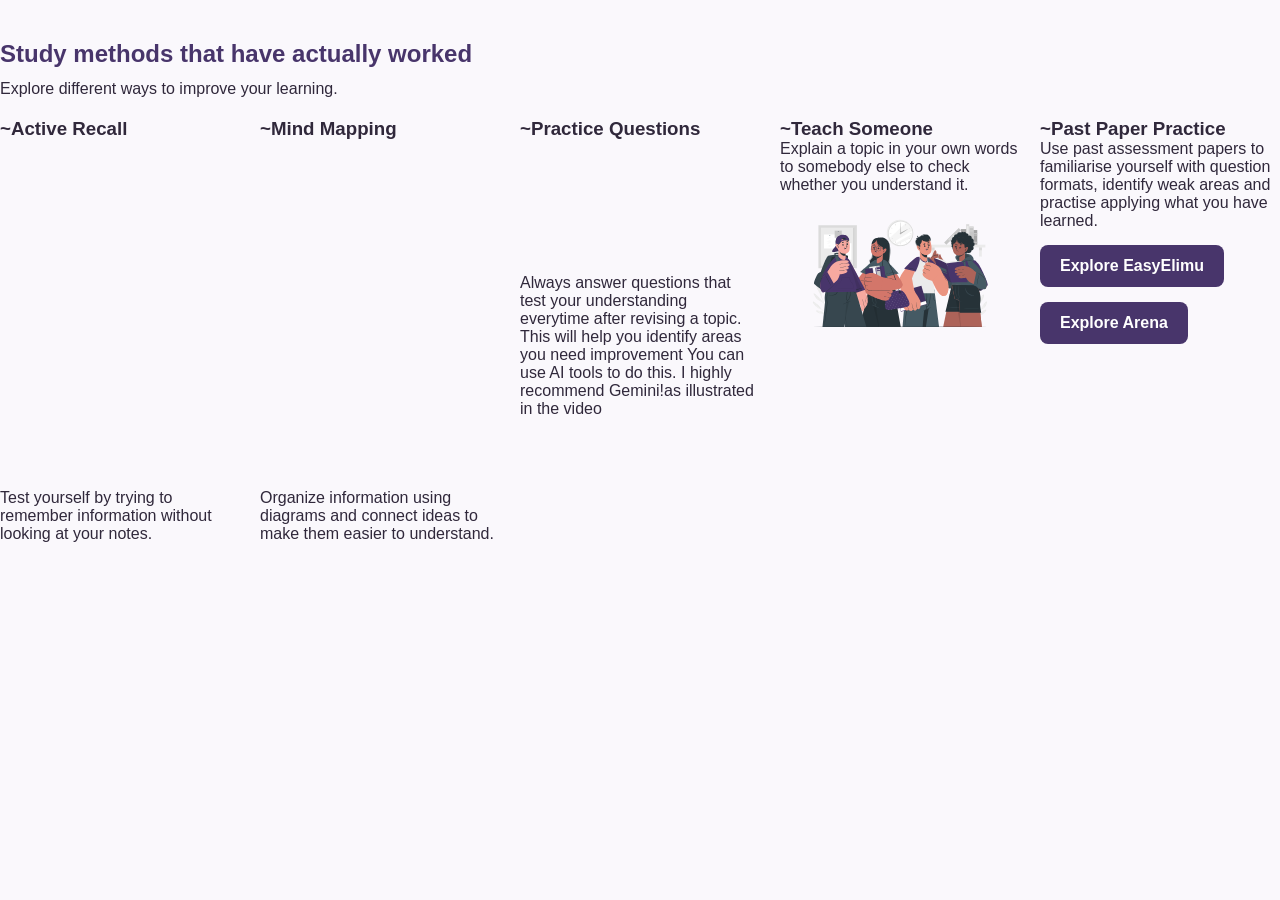
<file: backup/revise.html>
<!DOCTYPE html>
<html lang="en">
<head>
    <meta charset="UTF-8">
    <meta name="viewport" content="width=device-width, initial-scale=1.0">
     <link rel="stylesheet" href="style.css">
     <link rel="stylesheet" href="revise.css">
    <title>Document</title>
</head>
<body>
    
    

        <!-- STUDY TECHNIQUES -->
        <section class="study-section">

            <h2>Study methods that have actually worked</h2>

            <p>Explore different ways to improve your learning.</p>

            <div class="cards-container">
                <div class="card">

                
                    <h3>~Active Recall</h3>
                    <div class="video-container">
                        <iframe width="560" height="315" src="https://www.youtube-nocookie.com/embed/qv2RsTSoyHI?si=XZiEDlDEw1Xy-E0K" title="YouTube video player" frameborder="0" allow="accelerometer; autoplay; clipboard-write; encrypted-media; gyroscope; picture-in-picture; web-share" referrerpolicy="strict-origin-when-cross-origin" title="Learn more about active recall" allowfullscreen></iframe>
                    </div>
                    <p>
                        Test yourself by trying to remember information
                        without looking at your notes.
                    </p>
                </div>

                <div class="card">
                    <h3>~Mind Mapping</h3>
                    <div class="video-container">
                    <iframe width="560" height="315" src="https://www.youtube-nocookie.com/embed/gLHqVR6VDUg?si=SftO_SY0GHAA80TF" title="YouTube video player" frameborder="0" allow="accelerometer; autoplay; clipboard-write; encrypted-media; gyroscope; picture-in-picture; web-share" referrerpolicy="strict-origin-when-cross-origin" title="Learn more about mind mapping" allowfullscreen></iframe>
                    
                    
                </div>
                    <p>
                        Organize information using diagrams and connect ideas
                        to make them easier to understand.
                    </p>
                </div>
                

                <div class="card">
                    <h3>~Practice Questions</h3>
                
                    <section id="video-cont">
                    <iframe width="560" height="315" src="https://www.youtube-nocookie.com/embed/h0KYSVam3mQ?si=-N1vLcV9wjapcQbD" title="YouTube video player" frameborder="0" allow="accelerometer; autoplay; clipboard-write; encrypted-media; gyroscope; picture-in-picture; web-share" referrerpolicy="strict-origin-when-cross-origin" title="How to use AI here" allowfullscreen></iframe>
                    </section>
                    <p>
                        Always answer questions that test your understanding everytime
                        after revising a topic. This will help you identify areas you need improvement
                    You can use AI tools to do this. I highly recommend Gemini!as illustrated in the video
                </p>
                </div>
           

                
                    

                <div class="card">
                    <h3>~Teach Someone</h3>
                    <p>
                        Explain a topic in your own words
                        to somebody else to check whether you understand it.
                    </p>
                    <div class="image">
                    <img src="teach.svg" alt="students sharing knowledge">
                </div>
            </div>
                    

                <div class="card">
                    <h3>~Past Paper Practice</h3>
                    <p>
                        Use past assessment papers to familiarise yourself with
                        question formats, identify weak areas and practise
                        applying what you have learned.
                    </p>
                    <div class="past-paper-links">
                        <a href="https://www.easyelimu.com"
                            target="_blank"
                            rel="noopener noreferrer"
                            class="button">
                            Explore EasyElimu
                        </a>
                        <a href="https://arena.co.ke"
                            target="_blank"
                            rel="noopener noreferrer"
                            class="button">
                            Explore Arena
                        </a>
                </div>
            </div>
        </section>
</body>
</html>
</file>
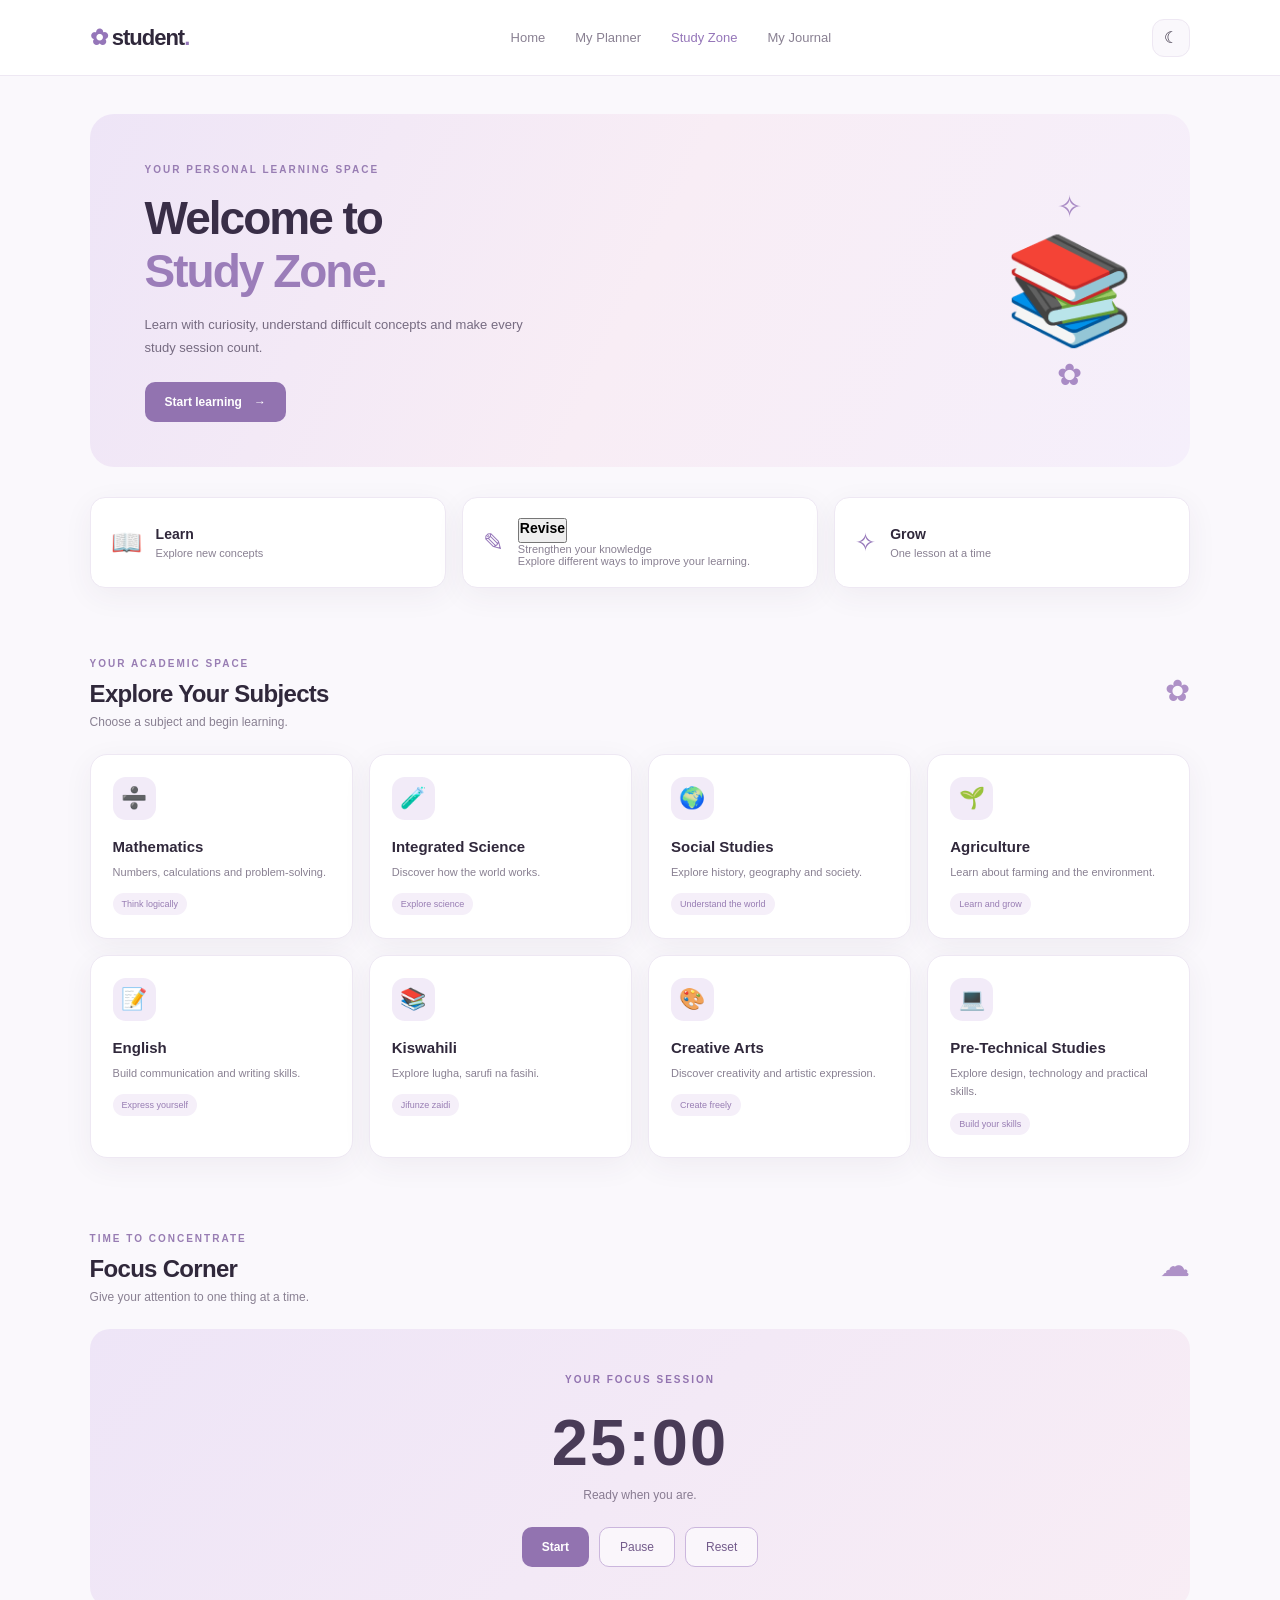
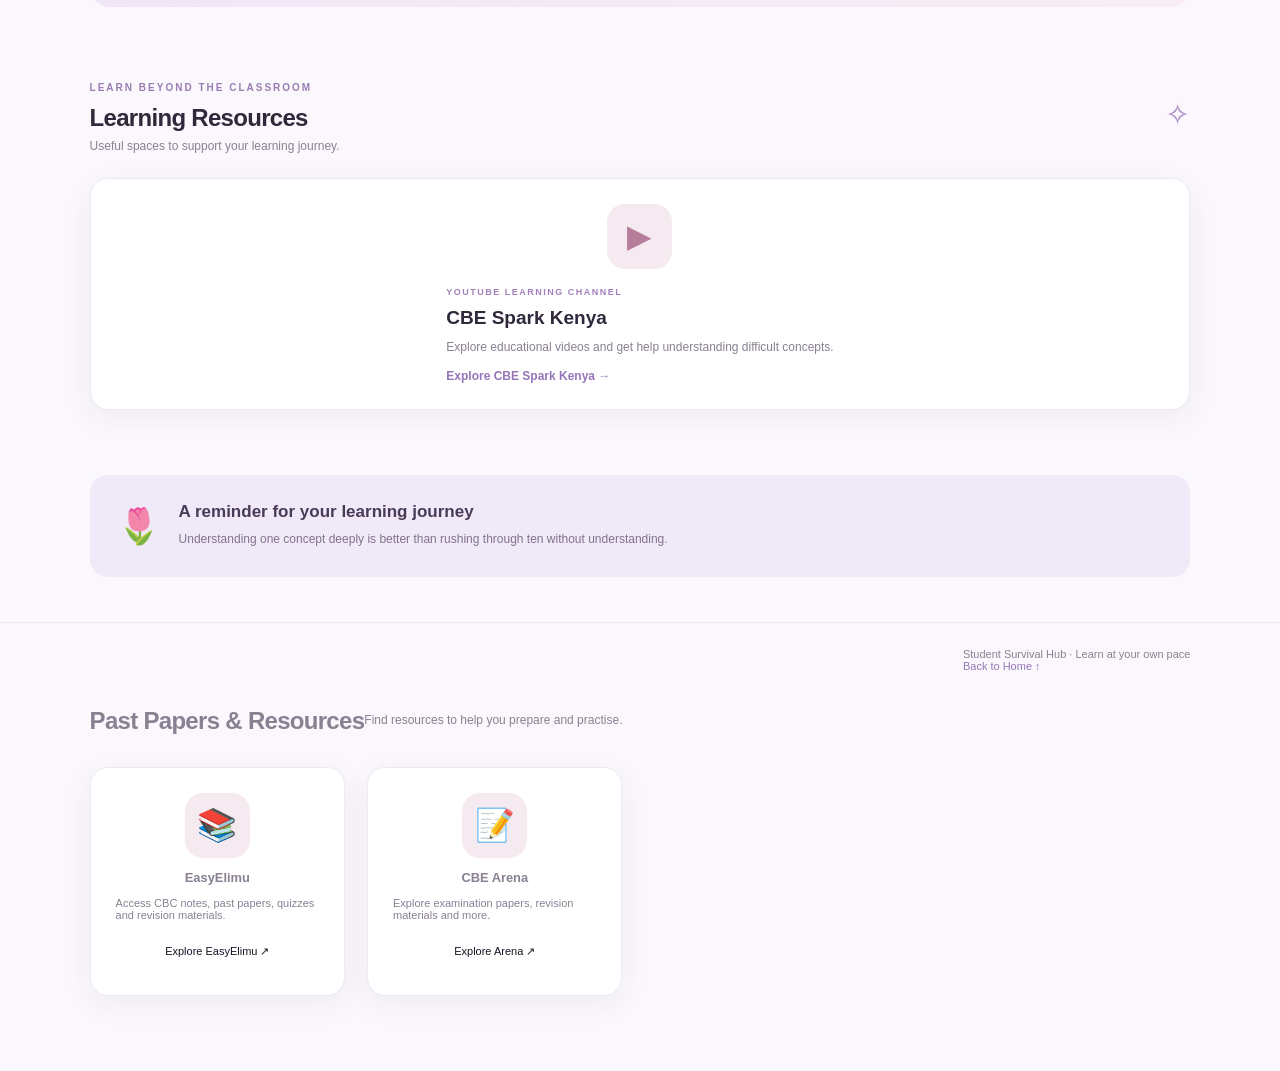
<file: backup/study.html>
<!DOCTYPE html>
<html lang="en">

<head>
    <!-- Defines character encoding -->
    <meta charset="UTF-8">

    <!-- Makes the page responsive -->
    <meta name="viewport" content="width=device-width, initial-scale=1.0">

    <!-- Browser tab title -->
    <title>Study Zone | Student Survival Hub</title>

    <!-- Connects the stylesheet -->
    <link rel="stylesheet" href="study.css">

    <!-- Connects JavaScript -->
    <script src="study.js" defer></script>
</head>

<body>

    <!-- =========================
         NAVIGATION BAR
    ========================== -->

    <header class="navbar">

        <a href="index.html" class="logo">
            <span class="logo-icon">✿</span>
            student<span class="logo-dot">.</span>
        </a>

        <nav class="nav-links" id="navLinks">
            <a href="index.html">Home</a>
            <a href="planner.html">My Planner</a>
            <a href="study.html" class="active">Study Zone</a>
            <a href="journal.html">My Journal</a>
        </nav>

        <div class="nav-actions">

            <button class="theme-btn" id="themeToggle"
                aria-label="Toggle dark mode">☾</button>

            <button class="menu-btn" id="menuToggle"
                aria-label="Open navigation">☰</button>

        </div>

    </header>


    <main class="container">

        <!-- =========================
             WELCOME SECTION
        ========================== -->

        <section class="study-welcome">

            <div class="welcome-content">

                <span class="eyebrow">YOUR PERSONAL LEARNING SPACE</span>

                <h1>Welcome to<br>
                    <span>Study Zone.</span>
                </h1>

                <p>
                    Learn with curiosity, understand difficult concepts
                    and make every study session count.
                </p>

                <a href="#subjects" class="primary-btn">
                    Start learning <span>→</span>
                </a>

            </div>

            <div class="welcome-art">
                <span>✧</span>
                <div class="book-illustration">📚</div>
                <span>✿</span>
            </div>

        </section>


        <!-- =========================
             STUDY OVERVIEW
        ========================== -->

        <section class="study-overview">

            <div class="overview-card">
                <span class="overview-icon">📖</span>
                <div>
                    <h3>Learn</h3>
                    <p>Explore new concepts</p>
                </div>
            </div>

            <div class="overview-card">
                <span class="overview-icon">✎</span>
                <div>
                    <button><a href="revise.html">
                    <h3>Revise</h3></a></button>
                    <p>Strengthen your knowledge</p>
                    

            <p>Explore different ways to improve your learning.</p>

                </div>
            </div>

            <div class="overview-card">
                <span class="overview-icon">✧</span>
                <div>
                    <h3>Grow</h3>
                    <p>One lesson at a time</p>
                </div>
            </div>

        </section>


        <!-- =========================
             SUBJECTS SECTION
        ========================== -->

        <section class="subjects-section" id="subjects">

            <div class="section-heading">

                <div>
                    <span class="eyebrow">YOUR ACADEMIC SPACE</span>
                    <h2>Explore Your Subjects</h2>
                    <p>Choose a subject and begin learning.</p>
                </div>

                <span class="heading-flower">✿</span>

            </div>

            <div class="subject-grid">

                <div class="subject-card">
                    <span class="subject-icon">➗</span>
                    <h3>Mathematics</h3>
                    <p>Numbers, calculations and problem-solving.</p>
                    <span class="subject-tag">Think logically</span>
                </div>

                <div class="subject-card">
                    <span class="subject-icon">🧪</span>
                    <h3>Integrated Science</h3>
                    <p>Discover how the world works.</p>
                    <span class="subject-tag">Explore science</span>
                </div>

                <div class="subject-card">
                    <span class="subject-icon">🌍</span>
                    <h3>Social Studies</h3>
                    <p>Explore history, geography and society.</p>
                    <span class="subject-tag">Understand the world</span>
                </div>

                <div class="subject-card">
                    <span class="subject-icon">🌱</span>
                    <h3>Agriculture</h3>
                    <p>Learn about farming and the environment.</p>
                    <span class="subject-tag">Learn and grow</span>
                </div>

                <div class="subject-card">
                    <span class="subject-icon">📝</span>
                    <h3>English</h3>
                    <p>Build communication and writing skills.</p>
                    <span class="subject-tag">Express yourself</span>
                </div>

                <div class="subject-card">
                    <span class="subject-icon">📚</span>
                    <h3>Kiswahili</h3>
                    <p>Explore lugha, sarufi na fasihi.</p>
                    <span class="subject-tag">Jifunze zaidi</span>
                </div>

                <div class="subject-card">
                    <span class="subject-icon">🎨</span>
                    <h3>Creative Arts</h3>
                    <p>Discover creativity and artistic expression.</p>
                    <span class="subject-tag">Create freely</span>
                </div>

                <div class="subject-card">
                    <span class="subject-icon">💻</span>
                    <h3>Pre-Technical Studies</h3>
                    <p>Explore design, technology and practical skills.</p>
                    <span class="subject-tag">Build your skills</span>
                </div>

            </div>

        </section>


        <!-- =========================
             FOCUS CORNER
        ========================== -->

        <section class="focus-section">

            <div class="section-heading">

                <div>
                    <span class="eyebrow">TIME TO CONCENTRATE</span>
                    <h2>Focus Corner</h2>
                    <p>Give your attention to one thing at a time.</p>
                </div>

                <span class="heading-flower">☁</span>

            </div>

            <div class="focus-card">

                <span class="focus-label">YOUR FOCUS SESSION</span>

                <div id="timerDisplay" class="timer-display">
                    25:00
                </div>

                <p id="timerMessage">
                    Ready when you are.
                </p>

                <div class="timer-controls">

                    <button id="startTimer" class="primary-btn">
                        Start
                    </button>

                    <button id="pauseTimer" class="secondary-btn">
                        Pause
                    </button>

                    <button id="resetTimer" class="secondary-btn">
                        Reset
                    </button>

                </div>

            </div>

        </section>


        <!-- =========================
             LEARNING RESOURCES
        ========================== -->

        <section class="resources-section">

            <div class="section-heading">

                <div>
                    <span class="eyebrow">LEARN BEYOND THE CLASSROOM</span>
                    <h2>Learning Resources</h2>
                    <p>Useful spaces to support your learning journey.</p>
                </div>

                <span class="heading-flower">✧</span>

            </div>

            <!-- CB Spark Kenya resource -->

            <div class="resource-card">

                <div class="resource-icon">▶</div>

                <div class="resource-content">

                    <span class="resource-label">YOUTUBE LEARNING CHANNEL</span>

                    <h3>CBE Spark Kenya</h3>

                    <p>
                        Explore educational videos and get help
                        understanding difficult concepts.
                    </p>

                    <a href="https://www.youtube.com/results?search_query=CBESpark+Kenya"
                       target="_blank"
                       rel="noopener noreferrer"
                       class="resource-link">
                        Explore CBE Spark Kenya →
                    </a>

                </div>
                 </div>

        </section>


        <!-- =========================
             REVISION REMINDER
        ========================== -->

        <section class="study-reminder">

            <span>🌷</span>

            <div>
                <h2>A reminder for your learning journey</h2>
                <p>
                    Understanding one concept deeply is better
                    than rushing through ten without understanding.
                </p>
            </div>

        </section>

    </main>


<footer>
<!-- PAST PAPERS AND REVISION RESOURCES -->
<section class="study-resources">

    <div class="section-heading">
        <h2>Past Papers & Resources</h2>
        <p>Find resources to help you prepare and practise.</p>
    </div>

    <div class="resource-grid">

        <!-- EasyElimu -->
        <div class="study-card resource-card">
            <span class="resource-icon">📚</span>
            <h3>EasyElimu</h3>
            <p>
                Access CBC notes, past papers,
                quizzes and revision materials.
            </p>
            <a href="https://www.easyelimu.com/"
               target="_blank"
               rel="noopener noreferrer"
               class="button">
                Explore EasyElimu ↗
            </a>
        </div>

        <!-- CBE Arena -->
        <div class="study-card resource-card">
            <span class="resource-icon">📝</span>
            <h3>CBE Arena</h3>
            <p>
                Explore examination papers,
                revision materials and more.
            </p>
            <a href="https://www.cbcarena.co.ke/resources/?q=Past+Paper"
               target="_blank"
               rel="noopener noreferrer"
               class="button">
                Explore Arena ↗
            </a>
        </div>

    </div>
</section>



    <div class="footer">
        <p>Student Survival Hub · Learn at your own pace</p>
        <a href="index.html">Back to Home ↑</a>
    </div>
    </footer>

</body>
</html>
</file>
<file: backup/style.css>
/* =========================
   GENERAL SETTINGS
========================= */

:root {
    --background: #faf8fc;
    --surface: #ffffff;
    --text: #30283b;
    --muted: #898092;
    --purple: #9576b9;
    --border: #eee8f3;
    --shadow: 0 8px 30px rgba(64, 44, 82, 0.06);
}

* {
    margin: 0;
    padding: 0;
    box-sizing: border-box;
}

html {
    scroll-behavior: smooth;
}

body {
    font-family: "Segoe UI", Arial, sans-serif;
    background: var(--background);
    color: var(--text);
    transition: background 0.3s, color 0.3s;
}

a {
    text-decoration: none;
    color: inherit;
}

button {
    font: inherit;
    cursor: pointer;
}

/* =========================
   NAVIGATION
========================= */

.navbar {
    height: 76px;
    padding: 0 7%;
    display: flex;
    align-items: center;
    justify-content: space-between;
    background: var(--surface);
    border-bottom: 1px solid var(--border);
    position: sticky;
    top: 0;
    z-index: 100;
}

.logo {
    display: flex;
    align-items: center;
    gap: 9px;
    font-size: 22px;
    font-weight: 750;
    letter-spacing: -1px;
}

.logo-icon {
    color: var(--purple);
    font-size: 25px;
}

.logo-dot {
    color: var(--purple);
}

.nav-links {
    display: flex;
    align-items: center;
    gap: 35px;
}

.nav-links a {
    font-size: 13px;
    color: var(--muted);
    transition: color 0.2s;
}

.nav-links a:hover,
.nav-links a.active {
    color: var(--purple);
}

.nav-actions {
    display: flex;
    gap: 10px;
}

.theme-btn,
.menu-btn {
    width: 38px;
    height: 38px;
    border: 1px solid var(--border);
    background: var(--background);
    border-radius: 12px;
    color: var(--text);
    font-size: 18px;
}

.menu-btn {
    display: none;
}

/* =========================
   MAIN CONTAINER
========================= */

.container {
    max-width: 1120px;
    width: 86%;
    margin: auto;
}

/* =========================
   WELCOME SECTION
========================= */

.welcome-section {
    min-height: 350px;
    margin-top: 38px;
    padding: 55px 65px;
    border-radius: 25px;
    background: linear-gradient(115deg, #eee5f7, #f8edf5, #f5effb);
    display: flex;
    align-items: center;
    justify-content: space-between;
    overflow: hidden;
    position: relative;
}

.welcome-content {
    max-width: 540px;
    z-index: 2;
}

.eyebrow,
.section-label {
    font-size: 10px;
    letter-spacing: 2px;
    color: #987db3;
    font-weight: 700;
}

.welcome-content h1 {
    font-size: clamp(34px, 5vw, 52px);
    line-height: 1.15;
    margin: 17px 0;
    letter-spacing: -2px;
    color: #392e47;
}

.welcome-content h1 span {
    color: #9b7db9;
}

.welcome-content p {
    color: #766b81;
    font-size: 14px;
    line-height: 1.8;
    max-width: 390px;
}

.primary-btn {
    display: inline-flex;
    align-items: center;
    gap: 18px;
    margin-top: 25px;
    background: #9273b0;
    color: white;
    padding: 13px 20px;
    border-radius: 11px;
    font-size: 12px;
    font-weight: 600;
    transition: 0.25s;
}

.primary-btn:hover {
    background: #795b98;
    transform: translateY(-2px);
}

.welcome-decoration {
    position: relative;
    width: 240px;
    height: 240px;
    flex-shrink: 0;
    margin-right: 25px;
}

.decoration-circle {
    width: 190px;
    height: 190px;
    border-radius: 50%;
    background: rgba(255,255,255,0.55);
    border: 1px solid rgba(255,255,255,0.8);
    display: grid;
    place-items: center;
    font-size: 95px;
    color: #ad91c5;
    position: absolute;
    top: 25px;
    left: 20px;
}

.floating-star {
    position: absolute;
    color: #9c7dbb;
}

.star-one {
    top: 10px;
    right: 5px;
    font-size: 30px;
}

.star-two {
    bottom: 10px;
    left: 0;
    font-size: 25px;
}

.star-three {
    right: 0;
    bottom: 35px;
    font-size: 35px;
}

/* =========================
   REMINDER
========================= */

.reminder-section {
    margin: 30px 0 65px;
    padding: 20px 25px;
    background: var(--surface);
    border: 1px solid var(--border);
    border-radius: 16px;
    display: flex;
    align-items: center;
    gap: 18px;
    box-shadow: var(--shadow);
}

.reminder-icon {
    width: 43px;
    height: 43px;
    border-radius: 13px;
    background: #f1eaf8;
    display: grid;
    place-items: center;
    color: #997bb5;
    font-size: 24px;
    flex-shrink: 0;
}

.reminder-section p {
    font-size: 13px;
    color: var(--text);
    margin-top: 6px;
}

.reminder-flower {
    margin-left: auto;
    font-size: 27px;
    color: #b49acb;
}

/* =========================
   WORKSPACE
========================= */

.workspace-section {
    margin-bottom: 65px;
    scroll-margin-top: 100px;
}

.section-heading {
    display: flex;
    align-items: center;
    justify-content: space-between;
    margin-bottom: 25px;
}

.section-heading h2 {
    font-size: 24px;
    margin-top: 10px;
    letter-spacing: -0.7px;
}

.heading-decoration {
    color: #ad91c5;
    font-size: 30px;
}

.workspace-grid {
    display: grid;
    grid-template-columns: repeat(2, 1fr);
    gap: 18px;
}

.workspace-card {
    padding: 25px;
    min-height: 205px;
    border: 1px solid var(--border);
    border-radius: 18px;
    background: var(--surface);
    display: flex;
    flex-direction: column;
    justify-content: space-between;
    transition: 0.25s ease;
    box-shadow: var(--shadow);
}

.workspace-card:hover {
    transform: translateY(-5px);
    border-color: #cbb6dd;
    box-shadow: 0 14px 35px rgba(64, 44, 82, 0.1);
}

.card-top {
    display: flex;
    justify-content: space-between;
    align-items: center;
}

.card-icon {
    width: 44px;
    height: 44px;
    display: grid;
    place-items: center;
    border-radius: 13px;
    font-size: 22px;
    color: #896da6;
    background: #f1eaf7;
}

.card-arrow {
    color: var(--muted);
    font-size: 20px;
}

.card-category {
    font-size: 9px;
    letter-spacing: 1.5px;
    color: var(--muted);
    font-weight: 700;
}

.workspace-card h3 {
    font-size: 21px;
    margin: 7px 0;
}

.workspace-card p {
    font-size: 12px;
    color: var(--muted);
    line-height: 1.7;
    max-width: 300px;
}

.planner-card {
    background: linear-gradient(135deg, var(--surface), #faf5ff);
}

.study-card {
    background: linear-gradient(135deg, var(--surface), #f4f7ff);
}

.journal-card {
    background: linear-gradient(135deg, var(--surface), #fff5f7);
}

.motivation-card {
    background: linear-gradient(135deg, var(--surface), #fff9ef);
}

/* =========================
   CLOSING SECTION
========================= */

.closing-section {
    text-align: center;
    padding: 40px 20px;
    background: #f0e9f7;
    border-radius: 20px;
    margin-bottom: 45px;
}

.closing-section span {
    font-size: 26px;
    color: #9c7bb9;
}

.closing-section h2 {
    margin: 12px 0 8px;
    color: #493b57;
    font-size: 22px;
}

.closing-section p {
    font-size: 13px;
    color: #81738c;
}

/* =========================
   FOOTER
========================= */

footer {
    padding: 25px 7%;
    display: flex;
    justify-content: space-between;
    color: var(--muted);
    font-size: 11px;
    border-top: 1px solid var(--border);
}

/* =========================
   DARK MODE
========================= */

body.dark {
    --background: #17141d;
    --surface: #211c29;
    --text: #eee7f5;
    --muted: #aaa0b4;
    --purple: #c2a2df;
    --border: #393142;
    --shadow: 0 8px 30px rgba(0,0,0,0.15);
}

body.dark .welcome-section {
    background: linear-gradient(115deg, #33263f, #382a3b, #292239);
}

body.dark .welcome-content h1 {
    color: #f2e9fa;
}

body.dark .welcome-content h1 span {
    color: #c5a5e1;
}

body.dark .welcome-content p {
    color: #c3b5ce;
}

body.dark .workspace-card {
    background: var(--surface);
}

body.dark .closing-section {
    background: #30263a;
}

body.dark .closing-section h2 {
    color: #eee4f6;
}

body.dark .closing-section p {
    color: #b9a8c8;
}


/* =========================
   RESPONSIVE DESIGN
========================= */

@media (max-width: 750px) {

    .navbar {
        height: 66px;
        padding: 0 5%;
    }

    .nav-links {
        display: none;
        position: absolute;
        top: 66px;
        left: 0;
        width: 100%;
        background: var(--surface);
        padding: 22px 6%;
        flex-direction: column;
        align-items: flex-start;
        gap: 23px;
        border-bottom: 1px solid var(--border);
    }

    .nav-links.show {
        display: flex;
    }

    .menu-btn {
        display: block;
    }

    .container {
        width: 90%;
    }

    .welcome-section {
        min-height: 300px;
        padding: 35px 27px;
    }

    .welcome-content h1 {
        font-size: 37px;
    }

    .welcome-decoration {
        position: absolute;
        right: -105px;
        opacity: 0.35;
    }

    .welcome-content {
        position: relative;
        z-index: 2;
    }

    .workspace-grid {
        gap: 12px;
    }

    .workspace-card {
        padding: 17px;
        min-height: 190px;
    }

    .workspace-card h3 {
        font-size: 17px;
    }

    .workspace-card p {
        font-size: 11px;
    }

    .reminder-section {
        margin-bottom: 45px;
        padding: 17px;
    }

    .section-heading h2 {
        font-size: 20px;
    }
}

@media (max-width: 390px) {

    .workspace-grid {
        grid-template-columns: 1fr;
    }

    .welcome-content h1 {
        font-size: 33px;
    }

    .reminder-flower {
        display: none;
    }
}
</file>
<file: motivation.css>
/* =========================================
   MOTIVATION LOUNGE
   Creates a dreamy, soft and welcoming look
========================================= */
:root {
    --background: #faf8fc;
    --surface: #ffffff;
    --text: #30283b;
    --muted: #898092;
    --purple: #9576b9;
    --border: #eee8f3;
    --shadow: 0 8px 30px rgba(64, 44, 82, 0.06);
}

* {
    margin: 0;
    padding: 0;
    box-sizing: border-box;
}

html {
    scroll-behavior: smooth;
}

body {
    font-family: "Segoe UI", Arial, sans-serif;
    background: var(--background);
    color: var(--text);
    transition: background 0.3s, color 0.3s;
}

a {
    text-decoration: none;
    color: inherit;
}

button {
    font: inherit;
    cursor: pointer;
}

/* =========================
   NAVIGATION
========================= */

.navbar {
    height: 76px;
    padding: 0 7%;
    display: flex;
    align-items: center;
    justify-content: space-between;
    background: var(--surface);
    border-bottom: 1px solid var(--border);
    position: sticky;
    top: 0;
    z-index: 100;
}

.logo {
    display: flex;
    align-items: center;
    gap: 9px;
    font-size: 22px;
    font-weight: 750;
    letter-spacing: -1px;
}

.logo-icon {
    color: var(--purple);
    font-size: 25px;
}

.logo-dot {
    color: var(--purple);
}

.nav-links {
    display: flex;
    align-items: center;
    gap: 35px;
}

.nav-links a {
    font-size: 13px;
    color: var(--muted);
    transition: color 0.2s;
}

.nav-links a:hover,
.nav-links a.active {
    color: var(--purple);
}

.nav-actions {
    display: flex;
    gap: 10px;
}

.motivation-page {
    width: 90%;
    max-width: 1100px;
    margin: 40px auto;
}

/* Small introductory labels */
.motivation-page .eyebrow {
    color: #9879bd;
    font-size: 0.75rem;
    font-weight: 700;
    letter-spacing: 2px;
    margin-bottom: 12px;
}

/* Main hero section */
.motivation-hero {
    text-align: center;
    padding: 75px 25px;
    border-radius: 28px;
    background: linear-gradient(135deg, #eee5fa, #fff5ed, #e8e4f8);
    margin-bottom: 55px;
}

.motivation-hero h1 {
    color: #57416f;
    font-size: clamp(2.2rem, 6vw, 3.6rem);
    margin: 12px 0;
}

.motivation-hero p:not(.eyebrow) {
    max-width: 600px;
    margin: 0 auto 25px;
    color: #71647d;
    line-height: 1.8;
}

/* Shared button style */
.motivation-btn {
    display: inline-block;
    border: none;
    border-radius: 30px;
    padding: 12px 23px;
    background: #8d70ad;
    color: white;
    text-decoration: none;
    font-size: 0.9rem;
    font-weight: 600;
    cursor: pointer;
    transition: 0.3s ease;
}

.motivation-btn:hover {
    background: #70528f;
    transform: translateY(-3px);
}

/* Sections */
.motivation-section {
    margin: 55px 0;
    text-align: center;
}

.motivation-section h2 {
    color: #5d486f;
    font-size: 2rem;
    margin-bottom: 25px;
}

/* Quote card */
.quote-card,
.reset-card,
.faith-card,
.challenge-card {
    max-width: 750px;
    margin: auto;
    padding: 35px;
    border-radius: 24px;
    background: #faf6ff;
    border: 1px solid #eee4f7;
    box-shadow: 0 8px 25px rgba(90, 65, 110, 0.07);
}

.quote-mark {
    display: block;
    color: #b69bd2;
    font-size: 4rem;
    height: 45px;
}

#daily-quote {
    color: #62516f;
    font-size: 1.25rem;
    line-height: 1.8;
    margin: 15px 0;
}

#quote-author,
.faith-card span:last-of-type {
    display: block;
    color: #9879bd;
    margin-bottom: 22px;
    font-size: 0.9rem;
}

/* Mindset cards */
.mindset-grid {
    display: grid;
    grid-template-columns: repeat(3, 1fr);
    gap: 20px;
}

.mindset-card {
    padding: 28px 22px;
    background: #fffaf5;
    border: 1px solid #f0e8f3;
    border-radius: 22px;
    text-align: left;
    transition: 0.3s ease;
}

.mindset-card:hover {
    transform: translateY(-5px);
    box-shadow: 0 10px 25px rgba(90, 65, 110, 0.09);
}

.card-icon {
    font-size: 2rem;
}

.mindset-card h3 {
    color: #6c527f;
    margin: 15px 0 10px;
}

.mindset-card p,
.reset-section > p:not(.eyebrow),
.faith-card > p:last-child {
    color: #766b7d;
    line-height: 1.8;
}

/* Reset section */
.reset-section {
    padding: 35px 20px;
    border-radius: 25px;
    background: #f4effa;
}

#reset-message,
#daily-challenge {
    color: #675574;
    font-size: 1.1rem;
    line-height: 1.8;
    margin-bottom: 22px;
}

/* Faith section */
.faith-card {
    background: linear-gradient(135deg, #f4effb, #fff8f0);
}

.faith-verse {
    color: #665078;
    font-size: 1.3rem;
    font-style: italic;
    line-height: 1.7;
    margin: 20px 0 10px;
}

/* Dark mode */
body.dark .motivation-hero {
    background: linear-gradient(135deg, #30253d, #3b3045, #29283d);
}

body.dark .motivation-hero h1,
body.dark .motivation-section h2,
body.dark .mindset-card h3 {
    color: #eadcf7;
}

body.dark .motivation-hero p:not(.eyebrow),
body.dark .mindset-card p,
body.dark .reset-section > p:not(.eyebrow) {
    color: #d0c3dc;
}

body.dark .quote-card,
body.dark .reset-card,
body.dark .challenge-card,
body.dark .faith-card,
body.dark .mindset-card {
    background: #30283a;
    border-color: #493b55;
}

body.dark #daily-quote,
body.dark #reset-message,
body.dark #daily-challenge,
body.dark .faith-verse,
body.dark .faith-card > p:last-child {
    color: #e5d9ee;
}

body.dark .reset-section {
    background: #292333;
}

/* Mobile responsiveness */
@media (max-width: 750px) {
    .mindset-grid {
        grid-template-columns: 1fr;
    }

    .motivation-hero {
        padding: 55px 20px;
    }

    .motivation-section h2 {
        font-size: 1.65rem;
    }

    .quote-card,
    .reset-card,
    .faith-card,
    .challenge-card {
        padding: 25px 20px;
    }
}
</file>
<file: backup/about.css>
/* ABOUT ME PAGE — dreamy lavender, cream and soft purple */

.about-page {
    width: 90%;
    max-width: 1080px;
    margin: 40px auto 70px;
    color: #665574;
}

.about-eyebrow {
    color: #9879b9;
    font-size: .73rem;
    font-weight: 700;
    letter-spacing: 2.5px;
    text-transform: uppercase;
    margin-bottom: 15px;
}

.about-hero {
    position: relative;
    overflow: hidden;
    text-align: center;
    padding: 85px 30px 35px;
    border-radius: 30px;
    background: linear-gradient(135deg, #eee5fa, #fff8ef 55%, #e9e3f7);
}

.hero-decoration {
    position: absolute;
    top: 22px;
    right: 45px;
    color: #b49acb;
    font-size: 2.5rem;
}

.about-hero h1 {
    max-width: 750px;
    margin: 0 auto 20px;
    color: #59436e;
    font-size: clamp(2.3rem, 6vw, 4rem);
    line-height: 1.15;
}

.about-hero h1 span {
    color: #9b7bbb;
    font-style: italic;
}

.hero-description {
    max-width: 620px;
    margin: 0 auto 28px;
    color: #75667f;
    font-size: 1.03rem;
    line-height: 1.9;
}

.about-button {
    display: inline-block;
    padding: 13px 25px;
    border: 0;
    border-radius: 30px;
    background: #8d70ad;
    color: #fff;
    text-decoration: none;
    font-size: .9rem;
    font-weight: 600;
    cursor: pointer;
    transition: .3s ease;
}

.about-button:hover {
    background: #70518f;
    transform: translateY(-3px);
}

.hero-bottom-note {
    display: flex;
    justify-content: center;
    align-items: center;
    gap: 14px;
    margin-top: 55px;
    color: #8e7c9c;
    font-size: .8rem;
}

.about-section { margin: 75px 0; }

.section-heading {
    max-width: 650px;
    margin: 0 auto 30px;
    text-align: center;
}

.section-heading h2,
.creator-note-section h2 {
    color: #5c476f;
    font-size: clamp(1.7rem, 4vw, 2.4rem);
    margin: 0 0 14px;
}

.section-heading > p:last-child {
    color: #82748b;
    line-height: 1.8;
}

.creator-card {
    display: flex;
    align-items: center;
    gap: 28px;
    padding: 35px;
    border: 1px solid #eee5f4;
    border-radius: 25px;
    background: #fbf8ff;
    box-shadow: 0 8px 25px rgba(80, 60, 100, .05);
}

.creator-symbol {
    display: flex;
    flex-shrink: 0;
    align-items: center;
    justify-content: center;
    width: 105px;
    height: 105px;
    border-radius: 50%;
    background: #eee5f8;
    color: #9273b1;
    font-size: 3rem;
}

.creator-text h3 {
    color: #6c527f;
    font-size: 1.35rem;
    margin: 0 0 12px;
}

.creator-text p,
.reason-card p,
.value-card p,
.vision-content > p:not(.about-eyebrow),
.note-card > p {
    color: #796d82;
    line-height: 1.9;
}

.reason-card {
    max-width: 850px;
    margin: auto;
    padding: 38px;
    border-radius: 25px;
    background: #fff8f0;
    text-align: center;
}

.reason-icon { font-size: 2.5rem; margin-bottom: 15px; }
.reason-card p { margin: 0 0 17px; }
.reason-card .reason-highlight { color: #72558a; font-weight: 600; margin-bottom: 0; }

.values-grid {
    display: grid;
    grid-template-columns: repeat(2, 1fr);
    gap: 18px;
}

.value-card {
    padding: 28px;
    border: 1px solid #eee5f4;
    border-radius: 22px;
    background: #faf7fd;
    transition: .3s ease;
}

.value-card:hover {
    transform: translateY(-5px);
    box-shadow: 0 10px 25px rgba(80, 60, 100, .08);
}

.value-card > span { font-size: 2rem; }
.value-card h3 { color: #6a507f; margin: 15px 0 8px; }
.value-card p { margin: 0; }

.vision-section {
    display: flex;
    align-items: center;
    gap: 35px;
    padding: 45px;
    border-radius: 28px;
    background: linear-gradient(135deg, #eee6f7, #fdf6ef);
}

.vision-content { flex: 1; }

.vision-content h2 {
    color: #59436e;
    font-size: clamp(1.8rem, 4vw, 2.5rem);
    line-height: 1.25;
    margin: 0 0 18px;
}

.vision-content .vision-emphasis {
    color: #795b96;
    font-weight: 700;
    font-style: italic;
}

.vision-decoration {
    display: flex;
    flex-direction: column;
    align-items: center;
    justify-content: center;
    flex-shrink: 0;
    width: 190px;
    min-height: 210px;
    border-radius: 100px;
    background: rgba(255, 255, 255, .5);
    color: #8b6eaa;
    gap: 9px;
}

.vision-decoration span { font-size: 1.5rem; }
.vision-decoration strong { font-size: 1.2rem; font-weight: 500; font-style: italic; }

.creator-note-section { text-align: center; }

.note-card {
    max-width: 750px;
    margin: 25px auto 0;
    padding: 38px;
    border: 1px solid #eee5f4;
    border-radius: 25px;
    background: #fbf8ff;
    box-shadow: 0 8px 25px rgba(80, 60, 100, .05);
}

.hidden-note {
    margin-top: 25px;
    padding: 22px;
    border-radius: 18px;
    background: #eee6f7;
    animation: noteAppear .4s ease;
}

.hidden-note p { color: #665174; line-height: 1.9; }
.hidden-note span { color: #9273b1; font-size: .9rem; font-style: italic; }

@keyframes noteAppear {
    from { opacity: 0; transform: translateY(8px); }
    to { opacity: 1; transform: translateY(0); }
}

/* Dark mode uses the same body.dark class as the rest of the site */
body.dark .about-page { color: #e7dced; }
body.dark .about-hero { background: linear-gradient(135deg, #30253d, #3d3047, #29283d); }
body.dark .about-hero h1,
body.dark .section-heading h2,
body.dark .creator-note-section h2,
body.dark .vision-content h2 { color: #eadcf7; }

body.dark .hero-description,
body.dark .section-heading > p:last-child,
body.dark .creator-text p,
body.dark .reason-card p,
body.dark .value-card p,
body.dark .vision-content > p:not(.about-eyebrow),
body.dark .note-card > p { color: #d0c3dc; }

body.dark .creator-card,
body.dark .value-card,
body.dark .note-card {
    background: #30283a;
    border-color: #493b55;
}

body.dark .creator-text h3,
body.dark .value-card h3 { color: #e3d2f1; }
body.dark .creator-symbol { background: #443451; color: #d4b8ec; }
body.dark .reason-card { background: #332b36; }
body.dark .reason-card .reason-highlight,
body.dark .vision-content .vision-emphasis { color: #d5b9ed; }
body.dark .vision-section { background: linear-gradient(135deg, #30253d, #352e3b); }
body.dark .vision-decoration { background: rgba(255, 255, 255, .07); color: #d3b9e9; }
body.dark .hidden-note { background: #443451; }
body.dark .hidden-note p { color: #eee2f6; }

/* Smaller screens */
@media (max-width: 700px) {
    .about-page { width: 92%; }
    .about-hero { padding: 70px 20px 28px; }
    .hero-decoration { right: 20px; }
    .hero-bottom-note { gap: 8px; font-size: .7rem; }
    .creator-card { flex-direction: column; text-align: center; padding: 27px 22px; }
    .values-grid { grid-template-columns: 1fr; }
    .vision-section { flex-direction: column; text-align: center; padding: 30px 22px; }
    .vision-decoration { width: 170px; min-height: 190px; }
    .reason-card, .note-card { padding: 27px 22px; }
    .about-section { margin: 55px 0; }
}
/* =========================================
   INSPIRATION SECTION
   Why Student Survival Hub was created
========================================= */

.inspiration-section {
    margin-top: 65px;
}

.inspiration-content {
    max-width: 850px;
    margin: 30px auto;
    line-height: 1.9;
    color: var(--text-color, #62576d);
    font-size: 15px;
}

.inspiration-content p {
    margin-bottom: 18px;
}

/* Three feature cards */

.hub-features {
    display: grid;
    grid-template-columns: repeat(3, 1fr);
    gap: 20px;
    margin: 40px 0;
}

.hub-feature-card {
    padding: 28px 23px;
    border-radius: 20px;
    background: var(--card-bg, #f8f5fc);
    border: 1px solid rgba(145, 112, 180, 0.15);
    transition: transform 0.3s ease, box-shadow 0.3s ease;
}

.hub-feature-card:hover {
    transform: translateY(-6px);
    box-shadow: 0 12px 25px rgba(100, 70, 130, 0.10);
}

.feature-icon {
    display: inline-flex;
    align-items: center;
    justify-content: center;
    width: 42px;
    height: 42px;
    border-radius: 13px;
    background: #eee5f8;
    color: #8865a9;
    font-size: 23px;
    margin-bottom: 17px;
}

.hub-feature-card h3 {
    font-size: 17px;
    margin-bottom: 10px;
    color: var(--heading-color, #40334e);
}

.hub-feature-card p {
    font-size: 14px;
    line-height: 1.7;
    color: var(--text-color, #70647a);
}

/* Highlighted quote */

.inspiration-quote {
    text-align: center;
    padding: 40px 30px;
    margin: 45px 0;
    border-radius: 22px;
    background: linear-gradient(135deg, #eee5f8, #f8eff6);
    color: #514064;
}

.inspiration-quote span {
    font-family: Georgia, serif;
    font-size: 55px;
    line-height: 1;
    color: #9979b8;
}

.inspiration-quote p {
    max-width: 650px;
    margin: 5px auto 18px;
    font-family: Georgia, serif;
    font-size: 22px;
    line-height: 1.6;
    font-style: italic;
}

.inspiration-quote small {
    font-size: 10px;
    letter-spacing: 2px;
    font-weight: 600;
}

/* Dark mode */

body.dark .hub-feature-card {
    background: #292333;
    border-color: #40364d;
}

body.dark .hub-feature-card h3 {
    color: #eee5f8;
}

body.dark .hub-feature-card p,
body.dark .inspiration-content {
    color: #c7bdcf;
}

body.dark .inspiration-quote {
    background: linear-gradient(135deg, #30283c, #3a2e42);
    color: #eee5f8;
}

/* Mobile responsiveness */

@media (max-width: 700px) {

    .hub-features {
        grid-template-columns: 1fr;
        gap: 15px;
    }

    .hub-feature-card {
        padding: 23px;
    }

    .inspiration-content {
        font-size: 14px;
    }

    .inspiration-quote {
        padding: 30px 20px;
    }

    .inspiration-quote p {
        font-size: 19px;
    }
}
</file>
<file: backup/journal.css>
/* =========================
   COLOUR PALETTE
========================= */

:root {
    --background: #faf8fc;
    --surface: #ffffff;
    --text: #30283b;
    --muted: #898092;
    --purple: #9576b9;
    --border: #eee8f3;
    --shadow: 0 8px 30px rgba(64, 44, 82, 0.06);
}

/* =========================
   GENERAL SETTINGS
========================= */

* {
    margin: 0;
    padding: 0;
    box-sizing: border-box;
}

html {
    scroll-behavior: smooth;
}

body {
    font-family: "Segoe UI", Arial, sans-serif;
    background: var(--background);
    color: var(--text);
    transition: 0.3s;
}

a {
    text-decoration: none;
    color: inherit;
}

button,
input,
textarea,
select {
    font: inherit;
}

/* =========================
   NAVIGATION
========================= */

.navbar {
    height: 76px;
    padding: 0 7%;
    display: flex;
    align-items: center;
    justify-content: space-between;
    background: var(--surface);
    border-bottom: 1px solid var(--border);
    position: sticky;
    top: 0;
    z-index: 100;
}

.logo {
    font-size: 22px;
    font-weight: 750;
    letter-spacing: -1px;
}

.logo-icon,
.logo-dot {
    color: var(--purple);
}

.nav-links {
    display: flex;
    gap: 30px;
}

.nav-links a {
    color: var(--muted);
    font-size: 13px;
}

.nav-links a:hover,
.nav-links a.active {
    color: var(--purple);
}

.nav-actions {
    display: flex;
    gap: 10px;
}

.theme-btn,
.menu-btn {
    width: 38px;
    height: 38px;
    border: 1px solid var(--border);
    border-radius: 12px;
    background: var(--background);
    color: var(--text);
    cursor: pointer;
}

.menu-btn {
    display: none;
}

/* =========================
   MAIN CONTAINER
========================= */

.container {
    max-width: 1120px;
    width: 86%;
    margin: auto;
}

/* =========================
   WELCOME SECTION
========================= */

.journal-welcome {
    margin-top: 38px;
    padding: 45px 55px;
    min-height: 290px;
    border-radius: 24px;
    background: linear-gradient(115deg, #eee5f7, #f8edf5, #f5effb);
    display: flex;
    justify-content: space-between;
    align-items: center;
    overflow: hidden;
}

.eyebrow,
.section-label {
    font-size: 10px;
    letter-spacing: 2px;
    color: #987db3;
    font-weight: 700;
}

.welcome-content h1 {
    font-size: 48px;
    letter-spacing: -2px;
    margin: 15px 0;
    color: #392e47;
}

.welcome-content h1 span {
    color: #a78bc1;
}

.welcome-content p {
    color: #766b81;
    font-size: 13px;
    line-height: 1.8;
    max-width: 420px;
}

.primary-btn {
    display: inline-flex;
    align-items: center;
    gap: 14px;
    margin-top: 23px;
    padding: 13px 20px;
    background: #9273b0;
    color: white;
    border-radius: 10px;
    font-size: 12px;
    font-weight: 600;
    transition: 0.25s;
}

.primary-btn:hover {
    background: #795b98;
    transform: translateY(-2px);
}

.journal-decoration {
    position: relative;
    display: flex;
    align-items: center;
    justify-content: center;
    width: 230px;
    height: 200px;
}

.diary-icon {
    font-size: 100px;
}

.decoration-star,
.decoration-flower {
    position: absolute;
    color: #a98bc5;
    font-size: 30px;
}

.decoration-star {
    top: 0;
    right: 15px;
}

.decoration-flower {
    bottom: 0;
    left: 15px;
}

/* =========================
   DATE SECTION
========================= */

.journal-date {
    margin: 35px 0 25px;
    display: flex;
    align-items: center;
    justify-content: space-between;
}

.journal-date h2 {
    font-size: 20px;
    margin-top: 8px;
}

.date-decoration {
    font-size: 12px;
    color: var(--muted);
}

/* =========================
   WRITING PROMPT
========================= */

.writing-prompt {
    display: flex;
    align-items: center;
    gap: 17px;
    padding: 20px;
    background: var(--surface);
    border: 1px solid var(--border);
    border-radius: 15px;
    box-shadow: var(--shadow);
    margin-bottom: 60px;
}

.prompt-icon {
    width: 42px;
    height: 42px;
    display: grid;
    place-items: center;
    border-radius: 13px;
    background: #f1eaf8;
    color: #9c7bb9;
    font-size: 23px;
    flex-shrink: 0;
}

.writing-prompt p {
    font-size: 13px;
    margin-top: 7px;
    line-height: 1.6;
}

.prompt-button {
    margin-left: auto;
    border: none;
    background: none;
    color: var(--purple);
    font-size: 24px;
    cursor: pointer;
}

/* =========================
   SECTION HEADINGS
========================= */

.section-heading {
    display: flex;
    align-items: center;
    justify-content: space-between;
    margin-bottom: 22px;
}

.section-heading h2 {
    font-size: 24px;
    margin-top: 9px;
    letter-spacing: -0.7px;
}

.heading-decoration {
    font-size: 28px;
    color: #a98bc5;
}

/* =========================
   JOURNAL FORM
========================= */

.write-section {
    margin-bottom: 65px;
    scroll-margin-top: 100px;
}

.journal-form {
    background: var(--surface);
    padding: 30px;
    border: 1px solid var(--border);
    border-radius: 18px;
    box-shadow: var(--shadow);
}

.journal-form label {
    display: block;
    font-size: 12px;
    font-weight: 650;
    margin: 20px 0 9px;
}

.journal-form label:first-child {
    margin-top: 0;
}

.journal-form input,
.journal-form select,
.journal-form textarea {
    width: 100%;
    padding: 14px;
    background: var(--background);
    color: var(--text);
    border: 1px solid var(--border);
    border-radius: 10px;
    outline: none;
    font-size: 12px;
}

.journal-form input:focus,
.journal-form select:focus,
.journal-form textarea:focus {
    border-color: var(--purple);
}

.journal-form textarea {
    resize: vertical;
    min-height: 180px;
    line-height: 1.8;
}

.form-bottom {
    display: flex;
    justify-content: space-between;
    align-items: center;
    gap: 12px;
    margin-top: 20px;
}

.writing-note {
    color: var(--muted);
    font-size: 11px;
}

.save-btn {
    padding: 13px 20px;
    background: #9273b0;
    color: white;
    border: none;
    border-radius: 10px;
    font-size: 12px;
    font-weight: 600;
    cursor: pointer;
    transition: 0.2s;
}

.save-btn:hover {
    background: #795b98;
}

/* =========================
   GRATITUDE CORNER
========================= */

.gratitude-section {
    margin-bottom: 65px;
}

.section-description {
    color: var(--muted);
    font-size: 12px;
    margin-top: -10px;
    margin-bottom: 20px;
}

.gratitude-card {
    padding: 28px;
    border-radius: 18px;
    background: linear-gradient(135deg, #f3edf8, #fff4f7);
}

.gratitude-item {
    display: flex;
    align-items: center;
    gap: 15px;
    padding: 15px 0;
    border-bottom: 1px solid #e6dbea;
}

.gratitude-item span {
    color: #a48ac1;
    font-weight: 700;
    font-size: 12px;
}

.gratitude-item input {
    flex: 1;
    min-width: 0;
    background: transparent;
    border: none;
    outline: none;
    font-size: 12px;
    color: #493b57;
}

.gratitude-btn {
    margin-top: 22px;
    padding: 12px 18px;
    border: none;
    border-radius: 10px;
    background: #9273b0;
    color: white;
    font-size: 11px;
    cursor: pointer;
}

.gratitude-message {
    font-size: 11px;
    margin-top: 12px;
    color: #755c8b;
}

/* =========================
   SAVED ENTRIES
========================= */

.entries-section {
    margin-bottom: 65px;
    scroll-margin-top: 100px;
}

.search-input {
    width: 100%;
    padding: 13px 15px;
    margin-bottom: 20px;
    border: 1px solid var(--border);
    border-radius: 10px;
    background: var(--surface);
    color: var(--text);
    outline: none;
    font-size: 12px;
}

.search-input:focus {
    border-color: var(--purple);
}

.entries-grid {
    display: grid;
    grid-template-columns: repeat(2, 1fr);
    gap: 16px;
}

.entry-card {
    padding: 22px;
    background: var(--surface);
    border: 1px solid var(--border);
    border-radius: 16px;
    box-shadow: var(--shadow);
}

.entry-date {
    color: var(--purple);
    font-size: 10px;
    letter-spacing: 1px;
}

.entry-card h3 {
    margin: 12px 0;
    font-size: 18px;
}

.entry-mood {
    display: inline-block;
    padding: 6px 10px;
    border-radius: 20px;
    background: #f3edf8;
    color: #886ca3;
    font-size: 10px;
    margin-bottom: 12px;
}

.entry-content {
    color: var(--muted);
    font-size: 12px;
    line-height: 1.8;
    white-space: pre-wrap;
    overflow-wrap: anywhere;
}

.entry-delete {
    margin-top: 18px;
    border: none;
    background: none;
    color: #b17d96;
    font-size: 11px;
    cursor: pointer;
}

.empty-entries {
    text-align: center;
    padding: 35px 15px;
    color: var(--muted);
    font-size: 13px;
}

/* =========================
   CLOSING SECTION
========================= */

.journal-closing {
    padding: 38px 25px;
    background: #f0e9f7;
    border-radius: 20px;
    text-align: center;
    margin-bottom: 45px;
}

.journal-closing > span {
    font-size: 30px;
}

.journal-closing h2 {
    margin: 12px 0;
    font-size: 21px;
    color: #493b57;
}

.journal-closing p {
    max-width: 430px;
    margin: auto;
    font-size: 12px;
    line-height: 1.8;
    color: #81738c;
}

/* =========================
   FOOTER
========================= */

footer {
    display: flex;
    justify-content: space-between;
    padding: 25px 7%;
    border-top: 1px solid var(--border);
    color: var(--muted);
    font-size: 11px;
}

footer a {
    color: var(--purple);
}

/* =========================
   DARK MODE
========================= */

body.dark {
    --background: #17141d;
    --surface: #211c29;
    --text: #eee7f5;
    --muted: #aaa0b4;
    --purple: #c2a2df;
    --border: #393142;
    --shadow: 0 8px 30px rgba(0,0,0,0.15);
}

body.dark .journal-welcome {
    background: linear-gradient(115deg, #33263f, #382a3b);
}

body.dark .welcome-content h1 {
    color: #f2e9fa;
}

body.dark .welcome-content p {
    color: #c3b5ce;
}

body.dark .gratitude-card,
body.dark .journal-closing {
    background: #30263a;
}

body.dark .gratitude-item {
    border-color: #493b52;
}

body.dark .gratitude-item input {
    color: #eee7f5;
}

body.dark .journal-closing h2 {
    color: #eee4f6;
}

body.dark .journal-closing p {
    color: #c0aecf;
}

body.dark .entry-mood {
    background: #382d44;
    color: #c5a5e1;
}

/* =========================
   MOBILE RESPONSIVENESS
========================= */

@media (max-width: 750px) {

    .navbar {
        height: 66px;
        padding: 0 5%;
    }

    .nav-links {
        display: none;
        position: absolute;
        top: 66px;
        left: 0;
        width: 100%;
        padding: 22px 6%;
        background: var(--surface);
        flex-direction: column;
        gap: 22px;
        border-bottom: 1px solid var(--border);
    }

    .nav-links.show {
        display: flex;
    }

    .menu-btn {
        display: block;
    }

    .container {
        width: 90%;
    }

    .journal-welcome {
        padding: 30px 25px;
    }

    .welcome-content h1 {
        font-size: 37px;
    }

    .diary-icon {
        font-size: 70px;
    }

    .entries-grid {
        grid-template-columns: 1fr;
    }

}

@media (max-width: 450px) {

    .journal-decoration {
        display: none;
    }

    .journal-date {
        flex-direction: column;
        align-items: flex-start;
        gap: 10px;
    }

    .journal-form {
        padding: 20px;
    }

    .form-bottom {
        flex-direction: column;
        align-items: flex-start;
    }

    .gratitude-card {
        padding: 18px;
    }

    .section-heading h2 {
        font-size: 21px;
    }

}
</file>
<file: backup/planner.css>
/* =========================
   COLOUR VARIABLES
   These control the website's colour palette.
========================= */

:root {
    --background: #faf8fc;
    --surface: #ffffff;
    --text: #30283b;
    --muted: #898092;
    --purple: #9576b9;
    --border: #eee8f3;
    --shadow: 0 8px 30px rgba(64, 44, 82, 0.06);
}

/* =========================
   GENERAL SETTINGS
========================= */

* {
    margin: 0;
    padding: 0;
    box-sizing: border-box;
}

html {
    scroll-behavior: smooth;
}

body {
    font-family: "Segoe UI", Arial, sans-serif;
    background: var(--background);
    color: var(--text);
    transition: 0.3s;
}

a {
    color: inherit;
    text-decoration: none;
}

button,
input {
    font: inherit;
}

/* =========================
   NAVIGATION BAR
========================= */

.navbar {
    height: 76px;
    padding: 0 7%;
    display: flex;
    align-items: center;
    justify-content: space-between;
    background: var(--surface);
    border-bottom: 1px solid var(--border);
    position: sticky;
    top: 0;
    z-index: 100;
}

.logo {
    font-size: 22px;
    font-weight: 750;
    letter-spacing: -1px;
}

.logo-icon,
.logo-dot {
    color: var(--purple);
}

.nav-links {
    display: flex;
    gap: 30px;
}

.nav-links a {
    font-size: 13px;
    color: var(--muted);
}

.nav-links a:hover,
.nav-links a.active {
    color: var(--purple);
}

.nav-actions {
    display: flex;
    gap: 10px;
}

.theme-btn,
.menu-btn {
    width: 38px;
    height: 38px;
    border-radius: 12px;
    border: 1px solid var(--border);
    background: var(--background);
    color: var(--text);
    cursor: pointer;
    font-size: 18px;
}

.menu-btn {
    display: none;
}

/* =========================
   MAIN CONTAINER
========================= */

.container {
    max-width: 1120px;
    width: 86%;
    margin: auto;
}

/* =========================
   WELCOME SECTION
========================= */

.planner-welcome {
    margin-top: 40px;
    padding: 45px;
    min-height: 210px;
    border-radius: 22px;
    background: linear-gradient(115deg, #eee5f7, #f8edf5);
    display: flex;
    justify-content: space-between;
    align-items: center;
    overflow: hidden;
}

.eyebrow,
.section-label {
    font-size: 10px;
    letter-spacing: 2px;
    color: #987db3;
    font-weight: 700;
}

.planner-welcome h1 {
    font-size: 43px;
    letter-spacing: -2px;
    margin: 13px 0;
    color: #392e47;
}

.planner-welcome h1 span {
    color: #9b7db9;
}

.planner-welcome p {
    font-size: 13px;
    color: #766b81;
    line-height: 1.8;
    max-width: 450px;
}

.welcome-flower {
    font-size: 100px;
    color: #b397ca;
    opacity: 0.65;
}

/* =========================
   DATE SECTION
========================= */

.date-section {
    display: flex;
    align-items: center;
    justify-content: space-between;
    margin: 38px 0 25px;
}

.date-section h2 {
    font-size: 20px;
    margin-top: 7px;
}

.date-note {
    color: var(--muted);
    font-size: 12px;
}

.date-note span {
    color: var(--purple);
    font-size: 20px;
    margin-right: 5px;
}

/* =========================
   PROGRESS CARD
========================= */

.progress-card {
    padding: 25px;
    border-radius: 17px;
    background: var(--surface);
    border: 1px solid var(--border);
    box-shadow: var(--shadow);
    margin-bottom: 25px;
}

.progress-heading {
    display: flex;
    justify-content: space-between;
    align-items: center;
}

.progress-heading h2 {
    font-size: 19px;
    margin-top: 8px;
}

#progressPercentage {
    color: var(--purple);
    font-size: 23px;
    font-weight: 750;
}

.progress-track {
    height: 9px;
    background: #eee8f3;
    border-radius: 20px;
    margin: 22px 0 12px;
    overflow: hidden;
}

.progress-fill {
    width: 0%;
    height: 100%;
    background: linear-gradient(90deg, #a68ac5, #d2afd7);
    border-radius: 20px;
    transition: width 0.4s;
}

.progress-card > p {
    color: var(--muted);
    font-size: 11px;
}

/* =========================
   PLANNER GRID
========================= */

.planner-layout {
    display: grid;
    grid-template-columns: 1.3fr 1fr;
    gap: 20px;
}

.planner-card {
    padding: 25px;
    background: var(--surface);
    border: 1px solid var(--border);
    border-radius: 18px;
    box-shadow: var(--shadow);
}

.card-heading {
    display: flex;
    justify-content: space-between;
    align-items: center;
}

.card-heading h2 {
    font-size: 21px;
    margin-top: 8px;
}

.heading-icon {
    color: #aa8dc4;
    font-size: 26px;
}

.card-description {
    font-size: 12px;
    color: var(--muted);
    margin: 18px 0;
}

/* =========================
   TASK INPUT
========================= */

.task-form {
    display: flex;
    gap: 9px;
    margin: 23px 0;
}

.task-form input {
    flex: 1;
    min-width: 0;
    padding: 13px;
    background: var(--background);
    border: 1px solid var(--border);
    border-radius: 10px;
    outline: none;
    color: var(--text);
    font-size: 12px;
}

.task-form input:focus {
    border-color: var(--purple);
}

.task-form button {
    padding: 0 17px;
    background: var(--purple);
    color: white;
    border: none;
    border-radius: 10px;
    cursor: pointer;
    font-size: 12px;
}

.task-form button:hover {
    background: #795b98;
}

/* =========================
   TASK LIST
========================= */

.task-list {
    list-style: none;
}

.task-item {
    display: flex;
    align-items: center;
    gap: 11px;
    padding: 13px 0;
    border-bottom: 1px solid var(--border);
    font-size: 12px;
}

.task-item input {
    accent-color: var(--purple);
    width: 16px;
    height: 16px;
    cursor: pointer;
}

.task-item span {
    flex: 1;
    overflow-wrap: anywhere;
}

.task-item.completed span {
    text-decoration: line-through;
    color: var(--muted);
}

.delete-task {
    border: none;
    background: none;
    color: #b18a9a;
    cursor: pointer;
    font-size: 17px;
}

.empty-message {
    font-size: 12px;
    text-align: center;
    color: var(--muted);
    padding: 20px 0;
}

.text-button {
    border: none;
    background: none;
    color: var(--purple);
    cursor: pointer;
    font-size: 11px;
    margin-top: 18px;
}

/* =========================
   PRIORITIES
========================= */

.priority-list {
    display: flex;
    flex-direction: column;
    gap: 15px;
    margin-top: 25px;
}

.priority-item {
    display: flex;
    align-items: center;
    gap: 12px;
    padding-bottom: 12px;
    border-bottom: 1px solid var(--border);
}

.priority-item span {
    color: #a48ac1;
    font-size: 12px;
    font-weight: 700;
}

.priority-item input {
    width: 100%;
    border: none;
    outline: none;
    background: transparent;
    color: var(--text);
    font-size: 12px;
}

.priority-note {
    margin-top: 25px;
    padding: 13px;
    border-radius: 10px;
    background: #f5eff9;
    color: #887395;
    font-size: 11px;
    line-height: 1.6;
}

/* =========================
   WEEKLY OVERVIEW
========================= */

.weekly-section {
    margin: 60px 0;
}

.section-heading {
    display: flex;
    justify-content: space-between;
    align-items: center;
    margin-bottom: 23px;
}

.section-heading h2 {
    font-size: 23px;
    margin-top: 9px;
}

.week-grid {
    display: grid;
    grid-template-columns: repeat(7, 1fr);
    gap: 12px;
}

.day-card {
    background: var(--surface);
    border: 1px solid var(--border);
    padding: 18px 8px;
    border-radius: 14px;
    display: flex;
    align-items: center;
    flex-direction: column;
    gap: 10px;
    box-shadow: var(--shadow);
}

.day-card span {
    font-size: 9px;
    color: var(--muted);
    font-weight: 700;
}

.day-card strong {
    font-size: 21px;
}

.day-card small {
    color: var(--muted);
    font-size: 9px;
}

/* =========================
   CLOSING REMINDER
========================= */

.planner-footer-card {
    display: flex;
    align-items: center;
    gap: 18px;
    padding: 28px;
    background: #f0e9f7;
    border-radius: 18px;
    margin-bottom: 45px;
}

.planner-footer-card > span {
    color: #a58ac2;
    font-size: 35px;
}

.planner-footer-card h2 {
    font-size: 18px;
    color: #493b57;
}

.planner-footer-card p {
    font-size: 12px;
    color: #81738c;
    line-height: 1.7;
    margin-top: 6px;
}

/* =========================
   FOOTER
========================= */

footer {
    display: flex;
    justify-content: space-between;
    padding: 25px 7%;
    border-top: 1px solid var(--border);
    color: var(--muted);
    font-size: 11px;
}

footer a {
    color: var(--purple);
}

/* =========================
   DARK MODE
========================= */

body.dark {
    --background: #17141d;
    --surface: #211c29;
    --text: #eee7f5;
    --muted: #aaa0b4;
    --purple: #c2a2df;
    --border: #393142;
    --shadow: 0 8px 30px rgba(0,0,0,0.15);
}

body.dark .planner-welcome {
    background: linear-gradient(115deg, #33263f, #382a3b);
}

body.dark .planner-welcome h1 {
    color: #f2e9fa;
}

body.dark .planner-welcome p {
    color: #c3b5ce;
}

body.dark .priority-note,
body.dark .planner-footer-card {
    background: #30263a;
}

body.dark .priority-note,
body.dark .planner-footer-card p {
    color: #c0aecf;
}

body.dark .planner-footer-card h2 {
    color: #eee4f6;
}

/* =========================
   MOBILE RESPONSIVENESS
========================= */

@media (max-width: 750px) {

    .navbar {
        padding: 0 5%;
        height: 66px;
    }

    .nav-links {
        display: none;
        position: absolute;
        top: 66px;
        left: 0;
        width: 100%;
        padding: 22px 6%;
        background: var(--surface);
        flex-direction: column;
        gap: 22px;
        border-bottom: 1px solid var(--border);
    }

    .nav-links.show {
        display: flex;
    }

    .menu-btn {
        display: block;
    }

    .container {
        width: 90%;
    }

    .planner-welcome {
        padding: 30px 25px;
    }

    .planner-welcome h1 {
        font-size: 35px;
    }

    .welcome-flower {
        font-size: 65px;
    }

    .planner-layout {
        grid-template-columns: 1fr;
    }

    .week-grid {
        grid-template-columns: repeat(4, 1fr);
    }
}

@media (max-width: 420px) {

    .welcome-flower {
        display: none;
    }

    .date-section {
        align-items: flex-start;
        gap: 10px;
        flex-direction: column;
    }

    .week-grid {
        grid-template-columns: repeat(2, 1fr);
    }

    .planner-card {
        padding: 19px;
    }
}
</file>
<file: backup/revise.css>
/* Introduction section */

.study-hero {
    background: #48356B;
    color: white;
    padding: 55px 35px;
    border-radius: 16px;
    margin: 30px 0;
    text-align: center;
}

.study-hero h2 {
    font-size: 32px;
    margin-bottom: 15px;
}

.study-hero p {
    max-width: 650px;
    margin: 12px auto;
}

.study-label {
    color: #B9A2E8;
    font-weight: bold;
    letter-spacing: 2px;
    font-size: 12px;
}

/* Study sections */

.study-section {
    margin: 40px 0;
}

.study-section > h2 {
    color: #48356B;
    margin-bottom: 12px;
}

.study-section > p {
    margin-bottom: 20px;
}

/* Featured educator card */

.resource-card {
    background: #EAE3F5;
    border-left: 6px solid #48356B;
    padding: 30px;
    border-radius: 12px;
    margin-top: 20px;
}

.resource-content h3 {
    color: #48356B;
    font-size: 25px;
}

/* Study technique cards */

.study-section .cards-container {
    display: flex;
    flex-wrap: wrap;
    gap: 20px;
}

.study-section .cards-container .card {
    flex: 1 1 220px;
    min-width: 0;
}

/* Revision checklist */

.study-section .card label {
    display: block;
    padding: 8px;
    cursor: pointer;
}

.study-section input[type="checkbox"] {
    accent-color: #48356B;
    margin-right: 10px;
}

/* Final encouragement section */

.study-ending {
    background: #EAE3F5;
    padding: 35px;
    text-align: center;
    border-radius: 15px;
    margin: 40px 0;
}

.study-ending h2 {
    color: #48356B;
}


#darkModeBtn {
    background-color: #493078;
    color: white;
    border: none;
    padding: 10px 18px;
    border-radius: 20px;
    cursor: pointer;
    font-size: 14px;
}

body.dark-mode {
    background-color: #121212;
    color: white;
}

body.dark-mode header,
body.dark-mode section,
body.dark-mode .container {
    background-color: #242424;
    color: white;
}

body.dark-mode p,
body.dark-mode h1,
body.dark-mode h2,
body.dark-mode h3 {
    color: white;
}
/* Make the video smaller */
.video-container {
    max-width: 300px;
    margin: 15px auto;
}

/* Video size */
.video-container iframe {
    width: 100%;
    aspect-ratio: 16 / 9;
    border: none;
    border-radius: 10px;
}
#video-cont{
    max-width: 300px;
    margin: 15px auto
}
#video-cont iframe{
    width: 100%;
    height: 100px;
    border: none;
    border-radius: 10px;
}
.image{
    max-width: 400px;
    margin: 12px auto;
}
.image img{
    width: 100%;
    aspect-ratio: 16/9;
    object-fit: contain;
    border-radius: 10px;
    display: block;
}
.button{
    display: inline-block;
    background-color: #48356B;
    color: white;
    padding: 12px 20px;
    text-decoration: none;
    border-radius: 8px;
    font-weight: bold;
    margin-top: 15px;
    text-align: center;
    cursor: pointer;
    transition: all in 0.3s ease;/*Makes the transition happen smoothly instead of suddenly*/
}

.button:hover {
    color: #121212;
    background-color:#48356B ; /*changes the button color when a cussor hovers over it*/
    transition: scale(1.04); /*slighty enlarges the button when mouse hovers over it*/
    box-shadow: 0 5px 15px rgba(0, 0, 0, 0.15)/*addds depth when mouse hovers over it*/
}
</file>
<file: backup/study.css>
/* =========================
   COLOUR PALETTE
========================= */

:root {
    --background: #faf8fc;
    --surface: #ffffff;
    --text: #30283b;
    --muted: #898092;
    --purple: #9576b9;
    --border: #eee8f3;
    --shadow: 0 8px 30px rgba(64, 44, 82, 0.06);
}

/* =========================
   GENERAL SETTINGS
========================= */

* {
    margin: 0;
    padding: 0;
    box-sizing: border-box;
}

html {
    scroll-behavior: smooth;
}

body {
    font-family: "Segoe UI", Arial, sans-serif;
    background: var(--background);
    color: var(--text);
    transition: 0.3s;
}

a {
    color: inherit;
    text-decoration: none;
}

button {
    font: inherit;
    cursor: pointer;
}

/* =========================
   NAVIGATION
========================= */

.navbar {
    height: 76px;
    padding: 0 7%;
    display: flex;
    align-items: center;
    justify-content: space-between;
    background: var(--surface);
    border-bottom: 1px solid var(--border);
    position: sticky;
    top: 0;
    z-index: 100;
}

.logo {
    font-size: 22px;
    font-weight: 750;
    letter-spacing: -1px;
}

.logo-icon,
.logo-dot {
    color: var(--purple);
}

.nav-links {
    display: flex;
    gap: 30px;
}

.nav-links a {
    font-size: 13px;
    color: var(--muted);
}

.nav-links a:hover,
.nav-links a.active {
    color: var(--purple);
}

.nav-actions {
    display: flex;
    gap: 10px;
}

.theme-btn,
.menu-btn {
    width: 38px;
    height: 38px;
    border: 1px solid var(--border);
    border-radius: 12px;
    background: var(--background);
    color: var(--text);
    cursor: pointer;
}

.menu-btn {
    display: none;
}

/* =========================
   MAIN CONTAINER
========================= */

.container {
    max-width: 1120px;
    width: 86%;
    margin: auto;
}

/* =========================
   WELCOME SECTION
========================= */

.study-welcome {
    margin-top: 38px;
    padding: 45px 55px;
    min-height: 300px;
    border-radius: 24px;
    background: linear-gradient(115deg, #eee5f7, #f8edf5, #f5effb);
    display: flex;
    align-items: center;
    justify-content: space-between;
    overflow: hidden;
}

.eyebrow {
    font-size: 10px;
    letter-spacing: 2px;
    color: #987db3;
    font-weight: 700;
}

.welcome-content h1 {
    font-size: 46px;
    line-height: 1.15;
    letter-spacing: -2px;
    margin: 15px 0;
    color: #392e47;
}

.welcome-content h1 span {
    color: #9b7db9;
}

.welcome-content p {
    color: #766b81;
    font-size: 13px;
    line-height: 1.8;
    max-width: 390px;
}

.primary-btn {
    display: inline-flex;
    justify-content: center;
    align-items: center;
    gap: 12px;
    padding: 13px 20px;
    background: #9273b0;
    color: white;
    border: none;
    border-radius: 10px;
    font-size: 12px;
    font-weight: 600;
    margin-top: 22px;
    transition: 0.25s;
}

.primary-btn:hover {
    background: #795b98;
    transform: translateY(-2px);
}

.welcome-art {
    display: flex;
    flex-direction: column;
    align-items: center;
    gap: 5px;
    color: #a98bc5;
    font-size: 30px;
}

.book-illustration {
    font-size: 105px;
}

/* =========================
   STUDY OVERVIEW
========================= */

.study-overview {
    display: grid;
    grid-template-columns: repeat(3, 1fr);
    gap: 16px;
    margin: 30px 0 65px;
}

.overview-card {
    display: flex;
    align-items: center;
    gap: 14px;
    padding: 20px;
    background: var(--surface);
    border: 1px solid var(--border);
    border-radius: 15px;
    box-shadow: var(--shadow);
}

.overview-icon {
    font-size: 25px;
    color: var(--purple);
}

.overview-card h3 {
    font-size: 14px;
    margin-bottom: 5px;
}

.overview-card p {
    font-size: 11px;
    color: var(--muted);
}

/* =========================
   SECTION HEADINGS
========================= */

.section-heading {
    display: flex;
    justify-content: space-between;
    align-items: center;
    margin-bottom: 25px;
}

.section-heading h2 {
    font-size: 24px;
    margin: 9px 0 7px;
    letter-spacing: -0.7px;
}

.section-heading p {
    font-size: 12px;
    color: var(--muted);
}

.heading-flower {
    color: #ae91c7;
    font-size: 30px;
}

/* =========================
   SUBJECT CARDS
========================= */

.subjects-section {
    margin-bottom: 70px;
    scroll-margin-top: 100px;
}

.subject-grid {
    display: grid;
    grid-template-columns: repeat(4, 1fr);
    gap: 16px;
}

.subject-card {
    background: var(--surface);
    border: 1px solid var(--border);
    border-radius: 17px;
    padding: 22px;
    min-height: 185px;
    box-shadow: var(--shadow);
    transition: 0.25s;
}

.subject-card:hover {
    transform: translateY(-5px);
    border-color: #cbb6dd;
}

.subject-icon {
    width: 43px;
    height: 43px;
    display: grid;
    place-items: center;
    border-radius: 13px;
    background: #f2ebf8;
    font-size: 21px;
    margin-bottom: 18px;
}

.subject-card h3 {
    font-size: 15px;
    margin-bottom: 8px;
}

.subject-card p {
    font-size: 11px;
    color: var(--muted);
    line-height: 1.7;
}

.subject-tag {
    display: inline-block;
    font-size: 9px;
    color: #987db3;
    background: #f5eff9;
    padding: 6px 9px;
    border-radius: 20px;
    margin-top: 12px;
}

/* =========================
   FOCUS CORNER
========================= */

.focus-section {
    margin-bottom: 70px;
}

.focus-card {
    text-align: center;
    padding: 40px 20px;
    background: linear-gradient(135deg, #eee5f7, #f8edf5);
    border-radius: 20px;
}

.focus-label {
    color: #9273b0;
    font-size: 10px;
    font-weight: 700;
    letter-spacing: 2px;
}

.timer-display {
    font-size: 65px;
    font-weight: 750;
    letter-spacing: 2px;
    color: #493b57;
    margin: 18px 0 8px;
}

.focus-card p {
    color: #887b91;
    font-size: 12px;
}

.timer-controls {
    display: flex;
    justify-content: center;
    gap: 10px;
    flex-wrap: wrap;
}

.timer-controls .primary-btn {
    margin-top: 25px;
}

.secondary-btn {
    margin-top: 25px;
    padding: 12px 20px;
    border: 1px solid #cbb6dd;
    background: rgba(255,255,255,0.6);
    color: #735b8b;
    border-radius: 10px;
    font-size: 12px;
}

/* =========================
   LEARNING RESOURCES
========================= */

.resources-section {
    margin-bottom: 65px;
}

.resource-card {
    display: flex;
    align-items: center;
    gap: 23px;
    padding: 28px;
    border-radius: 18px;
    background: var(--surface);
    border: 1px solid var(--border);
    box-shadow: var(--shadow);
}

.resource-icon {
    width: 65px;
    height: 65px;
    border-radius: 18px;
    display: grid;
    place-items: center;
    background: #f5eaf0;
    color: #b77d9b;
    font-size: 26px;
    flex-shrink: 0;
}

.resource-label {
    color: #a080b9;
    font-size: 9px;
    font-weight: 700;
    letter-spacing: 1.5px;
}

.resource-content h3 {
    margin: 8px 0;
    font-size: 19px;
}

.resource-content p {
    color: var(--muted);
    font-size: 12px;
    line-height: 1.7;
}

.resource-link {
    display: inline-block;
    color: var(--purple);
    font-size: 12px;
    font-weight: 650;
    margin-top: 12px;
}

/* =========================
   STUDY REMINDER
========================= */

.study-reminder {
    display: flex;
    align-items: center;
    gap: 18px;
    padding: 27px;
    border-radius: 18px;
    background: #f0e9f7;
    margin-bottom: 45px;
}

.study-reminder > span {
    font-size: 35px;
}

.study-reminder h2 {
    color: #493b57;
    font-size: 17px;
}

.study-reminder p {
    color: #81738c;
    font-size: 12px;
    line-height: 1.7;
    margin-top: 7px;
}

/* =========================
   FOOTER
========================= */

footer {
    display: flex;
    justify-content: space-between;
    padding: 25px 7%;
    border-top: 1px solid var(--border);
    color: var(--muted);
    font-size: 11px;
}

footer a {
    color: var(--purple);
}

/* =========================
   DARK MODE
========================= */

body.dark {
    --background: #17141d;
    --surface: #211c29;
    --text: #eee7f5;
    --muted: #aaa0b4;
    --purple: #c2a2df;
    --border: #393142;
    --shadow: 0 8px 30px rgba(0,0,0,0.15);
}

body.dark .study-welcome,
body.dark .focus-card {
    background: linear-gradient(115deg, #33263f, #382a3b);
}

body.dark .welcome-content h1,
body.dark .timer-display {
    color: #f2e9fa;
}

body.dark .welcome-content p {
    color: #c3b5ce;
}

body.dark .focus-card p {
    color: #c3b5ce;
}

body.dark .study-reminder {
    background: #30263a;
}

body.dark .study-reminder h2 {
    color: #eee4f6;
}

body.dark .study-reminder p {
    color: #c0aecf;
}

body.dark .subject-tag {
    background: #382d44;
    color: #c5a5e1;
}

/* =========================
   RESPONSIVE DESIGN
========================= */

@media (max-width: 850px) {

    .subject-grid {
        grid-template-columns: repeat(2, 1fr);
    }

    .study-overview {
        grid-template-columns: 1fr;
    }

}

@media (max-width: 750px) {

    .navbar {
        height: 66px;
        padding: 0 5%;
    }

    .nav-links {
        display: none;
        position: absolute;
        top: 66px;
        left: 0;
        width: 100%;
        padding: 22px 6%;
        background: var(--surface);
        flex-direction: column;
        gap: 22px;
        border-bottom: 1px solid var(--border);
    }

    .nav-links.show {
        display: flex;
    }

    .menu-btn {
        display: block;
    }

    .container {
        width: 90%;
    }

    .study-welcome {
        padding: 30px 25px;
    }

    .welcome-content h1 {
        font-size: 36px;
    }

    .welcome-art {
        opacity: 0.6;
    }

    .book-illustration {
        font-size: 65px;
    }

}

@media (max-width: 450px) {

    .welcome-art {
        display: none;
    }

    .subject-grid {
        grid-template-columns: 1fr;
    }

    .resource-card {
        align-items: flex-start;
        padding: 20px;
        gap: 15px;
    }

    .timer-display {
        font-size: 50px;
    }

    .section-heading h2 {
        font-size: 21px;
    }

}
/* Study resources layout */
.study-resources {
    margin: 50px 0;
}

.section-heading {
    margin-bottom: 25px;
}

.resource-grid {
    display: grid;
    grid-template-columns:
        repeat(auto-fit, minmax(230px, 1fr));
    gap: 22px;
}

.resource-card {
    padding: 25px;
    display: flex;
    flex-direction: column;
    gap: 12px;
}

.resource-icon {
    font-size: 32px;
}

.resource-card .button {
    display: inline-block;
    text-align: center;
    text-decoration: none;
    padding: 12px 18px;
    background: var(--accent);
    color: #171322;
    border-radius: 10px;
    margin-top: auto;
}

.resource-card .button:hover {
    background: var(--accent-light);
}
.footer{
    justify-content:center ;
}
</file>
